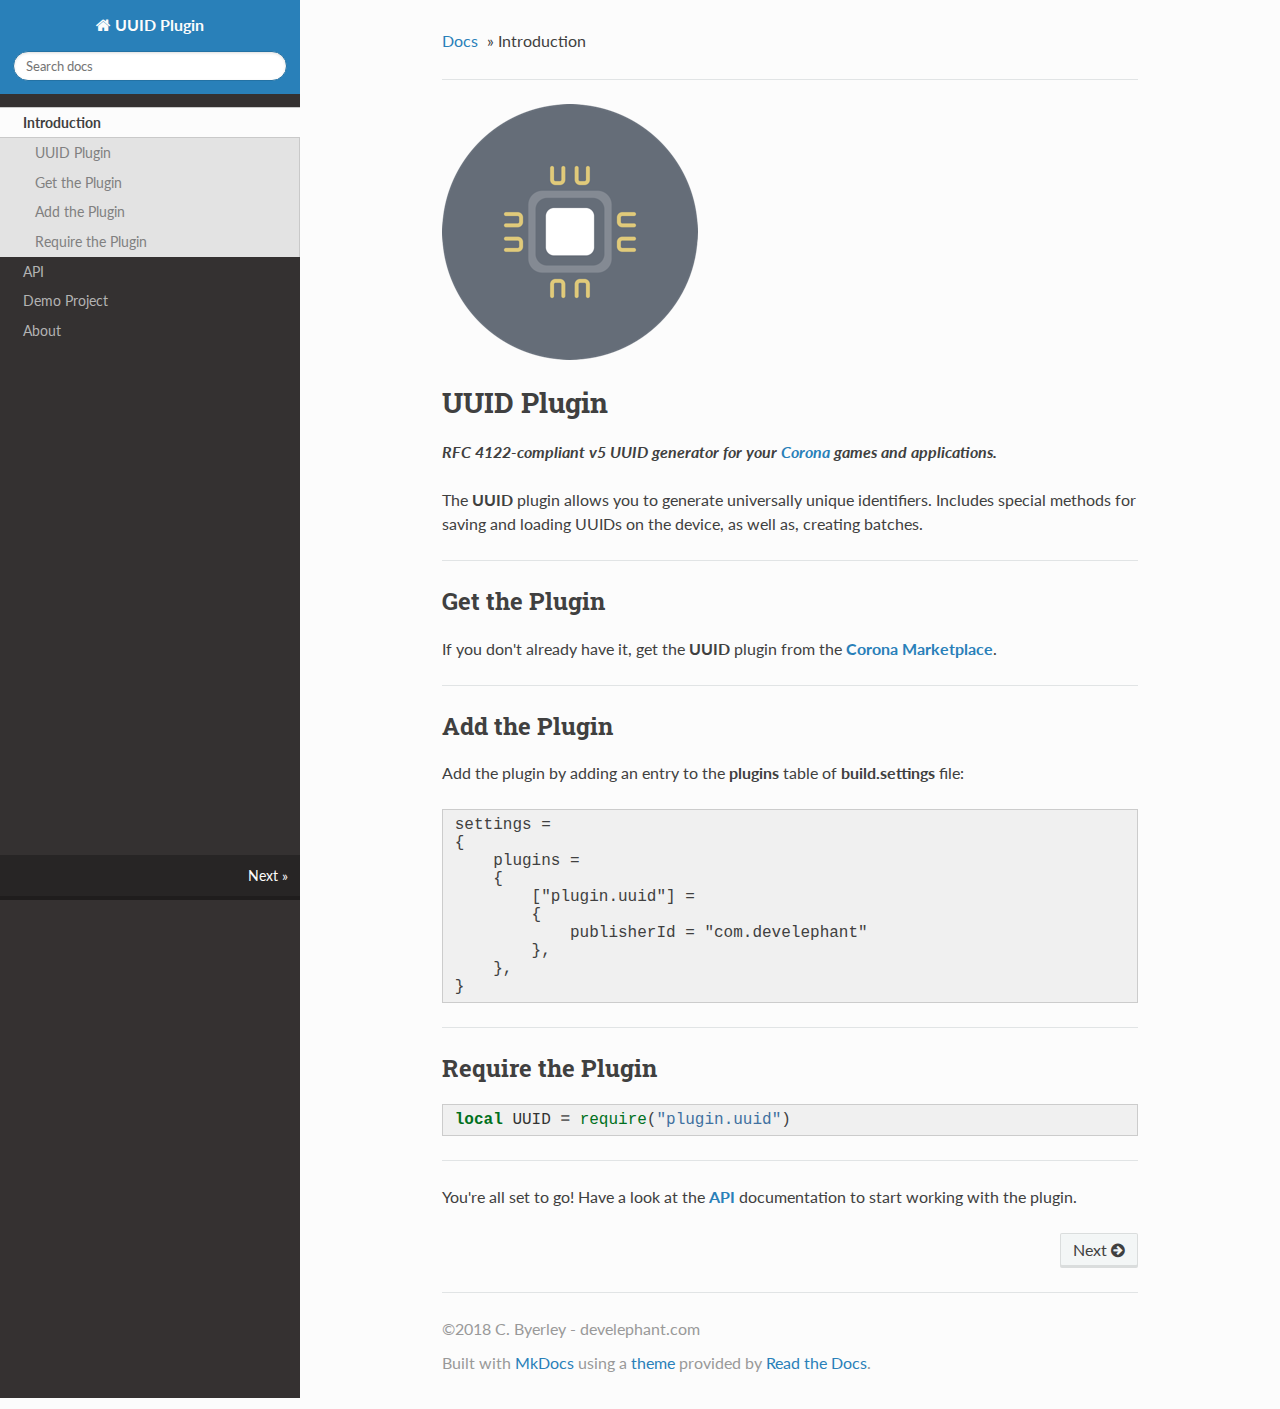
<file: docs/index.html>
<!DOCTYPE html>
<!--[if IE 8]><html class="no-js lt-ie9" lang="en" > <![endif]-->
<!--[if gt IE 8]><!--> <html class="no-js" lang="en" > <!--<![endif]-->
<head>
  <meta charset="utf-8">
  <meta http-equiv="X-UA-Compatible" content="IE=edge">
  <meta name="viewport" content="width=device-width, initial-scale=1.0">
  <meta name="description" content="None">
  
  <!-- <link rel="shortcut icon" href="./img/favicon.ico"> -->
  <title>Introduction - UUID Plugin</title>
  <link href='https://fonts.googleapis.com/css?family=Lato:400,700|Roboto+Slab:400,700|Inconsolata:400,700' rel='stylesheet' type='text/css'>

  <link rel="stylesheet" href="./css/theme.css" type="text/css" />
  <link rel="stylesheet" href="./css/theme_extra.css" type="text/css" />
  <link rel="stylesheet" href="./css/highlight.css">
  <link href="./css/extra.css" rel="stylesheet">
  <link href="./css/friendly.css" rel="stylesheet">
  
  <script>
    // Current page data
    var mkdocs_page_name = "Introduction";
    var mkdocs_page_input_path = "index.md";
    var mkdocs_page_url = "/";
  </script>
  
  <script src="./js/jquery-2.1.1.min.js"></script>
  <script src="./js/modernizr-2.8.3.min.js"></script>
  <script type="text/javascript" src="./js/highlight.pack.js"></script> 
  
</head>

<body class="wy-body-for-nav" role="document">

  <div class="wy-grid-for-nav">

    
    <nav data-toggle="wy-nav-shift" class="wy-nav-side stickynav">
      <div class="wy-side-nav-search">
        <a href="." class="icon icon-home"> UUID Plugin</a>
        <div role="search">
  <form id ="rtd-search-form" class="wy-form" action="./search.html" method="get">
    <input type="text" name="q" placeholder="Search docs" />
  </form>
</div>
      </div>

      <div class="wy-menu wy-menu-vertical" data-spy="affix" role="navigation" aria-label="main navigation">
	<ul class="current">
	  
          
            <li class="toctree-l1 current">
		
    <a class="current" href=".">Introduction</a>
    <ul class="subnav">
            
    <li class="toctree-l2"><a href="#uuid-plugin">UUID Plugin</a></li>
    
        <ul>
        
            <li><a class="toctree-l3" href="#get-the-plugin">Get the Plugin</a></li>
        
            <li><a class="toctree-l3" href="#add-the-plugin">Add the Plugin</a></li>
        
            <li><a class="toctree-l3" href="#require-the-plugin">Require the Plugin</a></li>
        
        </ul>
    

    </ul>
	    </li>
          
            <li class="toctree-l1">
		
    <a class="" href="api/">API</a>
	    </li>
          
            <li class="toctree-l1">
		
    <a class="" href="demo/">Demo Project</a>
	    </li>
          
            <li class="toctree-l1">
		
    <a class="" href="about/">About</a>
	    </li>
          
        </ul>
      </div>
      &nbsp;
    </nav>

    <section data-toggle="wy-nav-shift" class="wy-nav-content-wrap">

      
      <nav class="wy-nav-top" role="navigation" aria-label="top navigation">
        <i data-toggle="wy-nav-top" class="fa fa-bars"></i>
        <a href=".">UUID Plugin</a>
      </nav>

      
      <div class="wy-nav-content">
        <div class="rst-content">
          <div role="navigation" aria-label="breadcrumbs navigation">
  <ul class="wy-breadcrumbs">
    <li><a href=".">Docs</a> &raquo;</li>
    
      
    
    <li>Introduction</li>
    <li class="wy-breadcrumbs-aside">
      
    </li>
  </ul>
  <hr/>
</div>
          <div role="main">
            <div class="section">
              
                <p><img alt="logo" src="./img/logo256.png" /></p>
<h1 id="uuid-plugin">UUID Plugin</h1>
<p><strong><em>RFC 4122-compliant v5 UUID generator for your <a href="https://coronalabs.com">Corona</a> games and applications.</em></strong></p>
<p>The <strong>UUID</strong> plugin allows you to generate universally unique identifiers. Includes special methods for saving and loading UUIDs on the device, as well as, creating batches.</p>
<hr />
<h2 id="get-the-plugin">Get the Plugin</h2>
<p>If you don't already have it, get the <strong>UUID</strong> plugin from the <strong><a href="https://marketplace.coronalabs.com/plugin/uuid">Corona Marketplace</a></strong>.</p>
<hr />
<h2 id="add-the-plugin">Add the Plugin</h2>
<p>Add the plugin by adding an entry to the <strong>plugins</strong> table of <strong>build.settings</strong> file:</p>
<div class="codehilite"><pre><span></span>settings =
{
    plugins =
    {
        [&quot;plugin.uuid&quot;] =
        {
            publisherId = &quot;com.develephant&quot;
        },
    },
}
</pre></div>


<hr />
<h2 id="require-the-plugin">Require the Plugin</h2>
<div class="codehilite"><pre><span></span><span class="kd">local</span> <span class="n">UUID</span> <span class="o">=</span> <span class="nb">require</span><span class="p">(</span><span class="s2">&quot;plugin.uuid&quot;</span><span class="p">)</span>
</pre></div>


<hr />
<p>You're all set to go! Have a look at the <strong><a href="./api">API</a></strong> documentation to start working with the plugin.</p>
              
            </div>
          </div>
          <footer>
  
    <div class="rst-footer-buttons" role="navigation" aria-label="footer navigation">
      
        <a href="api/" class="btn btn-neutral float-right" title="API">Next <span class="icon icon-circle-arrow-right"></span></a>
      
      
    </div>
  

  <hr/>

  <div role="contentinfo">
    <!-- Copyright etc -->
    
      <p>&copy;2018 C. Byerley - develephant.com</p>
    
  </div>

  Built with <a href="http://www.mkdocs.org">MkDocs</a> using a <a href="https://github.com/snide/sphinx_rtd_theme">theme</a> provided by <a href="https://readthedocs.org">Read the Docs</a>.
</footer>
      
        </div>
      </div>

    </section>

  </div>

  <div class="rst-versions" role="note" style="cursor: pointer">
    <span class="rst-current-version" data-toggle="rst-current-version">
      
      
      
        <span style="margin-left: 15px"><a href="api/" style="color: #fcfcfc">Next &raquo;</a></span>
      
    </span>
</div>
    <script>var base_url = '.';</script>
    <script src="./js/theme.js"></script>
      <script src="./search/require.js"></script>
      <script src="./search/search.js"></script>

</body>
</html>

<!--
MkDocs version : 0.17.2
Build Date UTC : 2019-12-10 13:59:48
-->
</file>
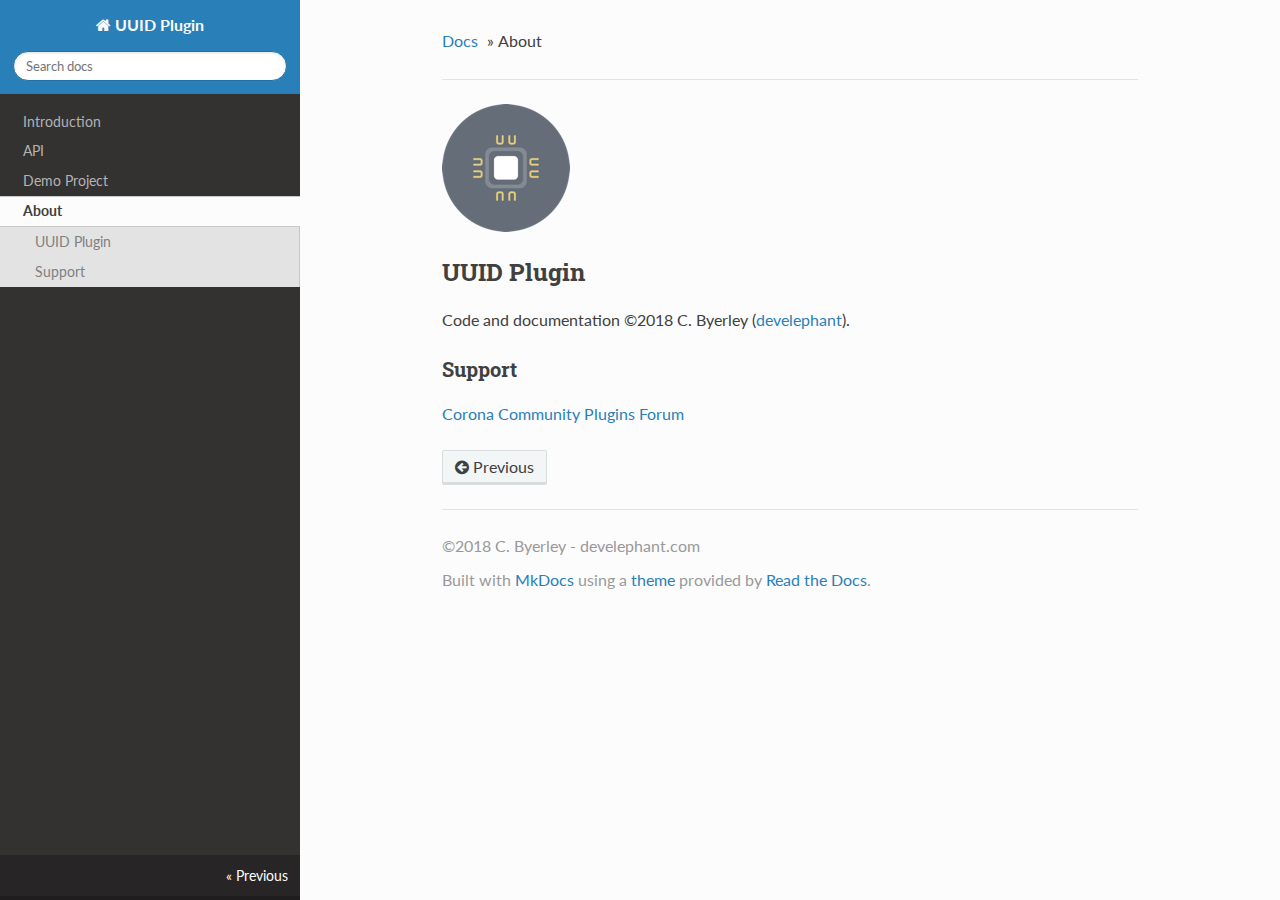
<file: docs/about/index.html>
<!DOCTYPE html>
<!--[if IE 8]><html class="no-js lt-ie9" lang="en" > <![endif]-->
<!--[if gt IE 8]><!--> <html class="no-js" lang="en" > <!--<![endif]-->
<head>
  <meta charset="utf-8">
  <meta http-equiv="X-UA-Compatible" content="IE=edge">
  <meta name="viewport" content="width=device-width, initial-scale=1.0">
  
  
  <link rel="shortcut icon" href="../img/favicon.ico">
  <title>About - UUID Plugin</title>
  <link href='https://fonts.googleapis.com/css?family=Lato:400,700|Roboto+Slab:400,700|Inconsolata:400,700' rel='stylesheet' type='text/css'>

  <link rel="stylesheet" href="../css/theme.css" type="text/css" />
  <link rel="stylesheet" href="../css/theme_extra.css" type="text/css" />
  <link rel="stylesheet" href="../css/highlight.css">
  <link href="../css/extra.css" rel="stylesheet">
  <link href="../css/friendly.css" rel="stylesheet">
  
  <script>
    // Current page data
    var mkdocs_page_name = "About";
    var mkdocs_page_input_path = "about.md";
    var mkdocs_page_url = "/about/";
  </script>
  
  <script src="../js/jquery-2.1.1.min.js"></script>
  <script src="../js/modernizr-2.8.3.min.js"></script>
  <script type="text/javascript" src="../js/highlight.pack.js"></script> 
  
</head>

<body class="wy-body-for-nav" role="document">

  <div class="wy-grid-for-nav">

    
    <nav data-toggle="wy-nav-shift" class="wy-nav-side stickynav">
      <div class="wy-side-nav-search">
        <a href=".." class="icon icon-home"> UUID Plugin</a>
        <div role="search">
  <form id ="rtd-search-form" class="wy-form" action="../search.html" method="get">
    <input type="text" name="q" placeholder="Search docs" />
  </form>
</div>
      </div>

      <div class="wy-menu wy-menu-vertical" data-spy="affix" role="navigation" aria-label="main navigation">
	<ul class="current">
	  
          
            <li class="toctree-l1">
		
    <a class="" href="..">Introduction</a>
	    </li>
          
            <li class="toctree-l1">
		
    <a class="" href="../api/">API</a>
	    </li>
          
            <li class="toctree-l1">
		
    <a class="" href="../demo/">Demo Project</a>
	    </li>
          
            <li class="toctree-l1 current">
		
    <a class="current" href="./">About</a>
    <ul class="subnav">
            
    <li class="toctree-l2"><a href="#uuid-plugin">UUID Plugin</a></li>
    
        <ul>
        
            <li><a class="toctree-l3" href="#support">Support</a></li>
        
        </ul>
    

    </ul>
	    </li>
          
        </ul>
      </div>
      &nbsp;
    </nav>

    <section data-toggle="wy-nav-shift" class="wy-nav-content-wrap">

      
      <nav class="wy-nav-top" role="navigation" aria-label="top navigation">
        <i data-toggle="wy-nav-top" class="fa fa-bars"></i>
        <a href="..">UUID Plugin</a>
      </nav>

      
      <div class="wy-nav-content">
        <div class="rst-content">
          <div role="navigation" aria-label="breadcrumbs navigation">
  <ul class="wy-breadcrumbs">
    <li><a href="..">Docs</a> &raquo;</li>
    
      
    
    <li>About</li>
    <li class="wy-breadcrumbs-aside">
      
    </li>
  </ul>
  <hr/>
</div>
          <div role="main">
            <div class="section">
              
                <p><img alt="logo" src="../img/logo128.png" /></p>
<h2 id="uuid-plugin">UUID Plugin</h2>
<p>Code and documentation ©2018 C. Byerley (<a href="../develephant.com">develephant</a>).</p>
<h3 id="support">Support</h3>
<p><a href="https://forums.coronalabs.com/forum/654-corona-community-plugins/">Corona Community Plugins Forum</a></p>
              
            </div>
          </div>
          <footer>
  
    <div class="rst-footer-buttons" role="navigation" aria-label="footer navigation">
      
      
        <a href="../demo/" class="btn btn-neutral" title="Demo Project"><span class="icon icon-circle-arrow-left"></span> Previous</a>
      
    </div>
  

  <hr/>

  <div role="contentinfo">
    <!-- Copyright etc -->
    
      <p>&copy;2018 C. Byerley - develephant.com</p>
    
  </div>

  Built with <a href="http://www.mkdocs.org">MkDocs</a> using a <a href="https://github.com/snide/sphinx_rtd_theme">theme</a> provided by <a href="https://readthedocs.org">Read the Docs</a>.
</footer>
      
        </div>
      </div>

    </section>

  </div>

  <div class="rst-versions" role="note" style="cursor: pointer">
    <span class="rst-current-version" data-toggle="rst-current-version">
      
      
        <span><a href="../demo/" style="color: #fcfcfc;">&laquo; Previous</a></span>
      
      
    </span>
</div>
    <script>var base_url = '..';</script>
    <script src="../js/theme.js"></script>
      <script src="../search/require.js"></script>
      <script src="../search/search.js"></script>

</body>
</html>
</file>
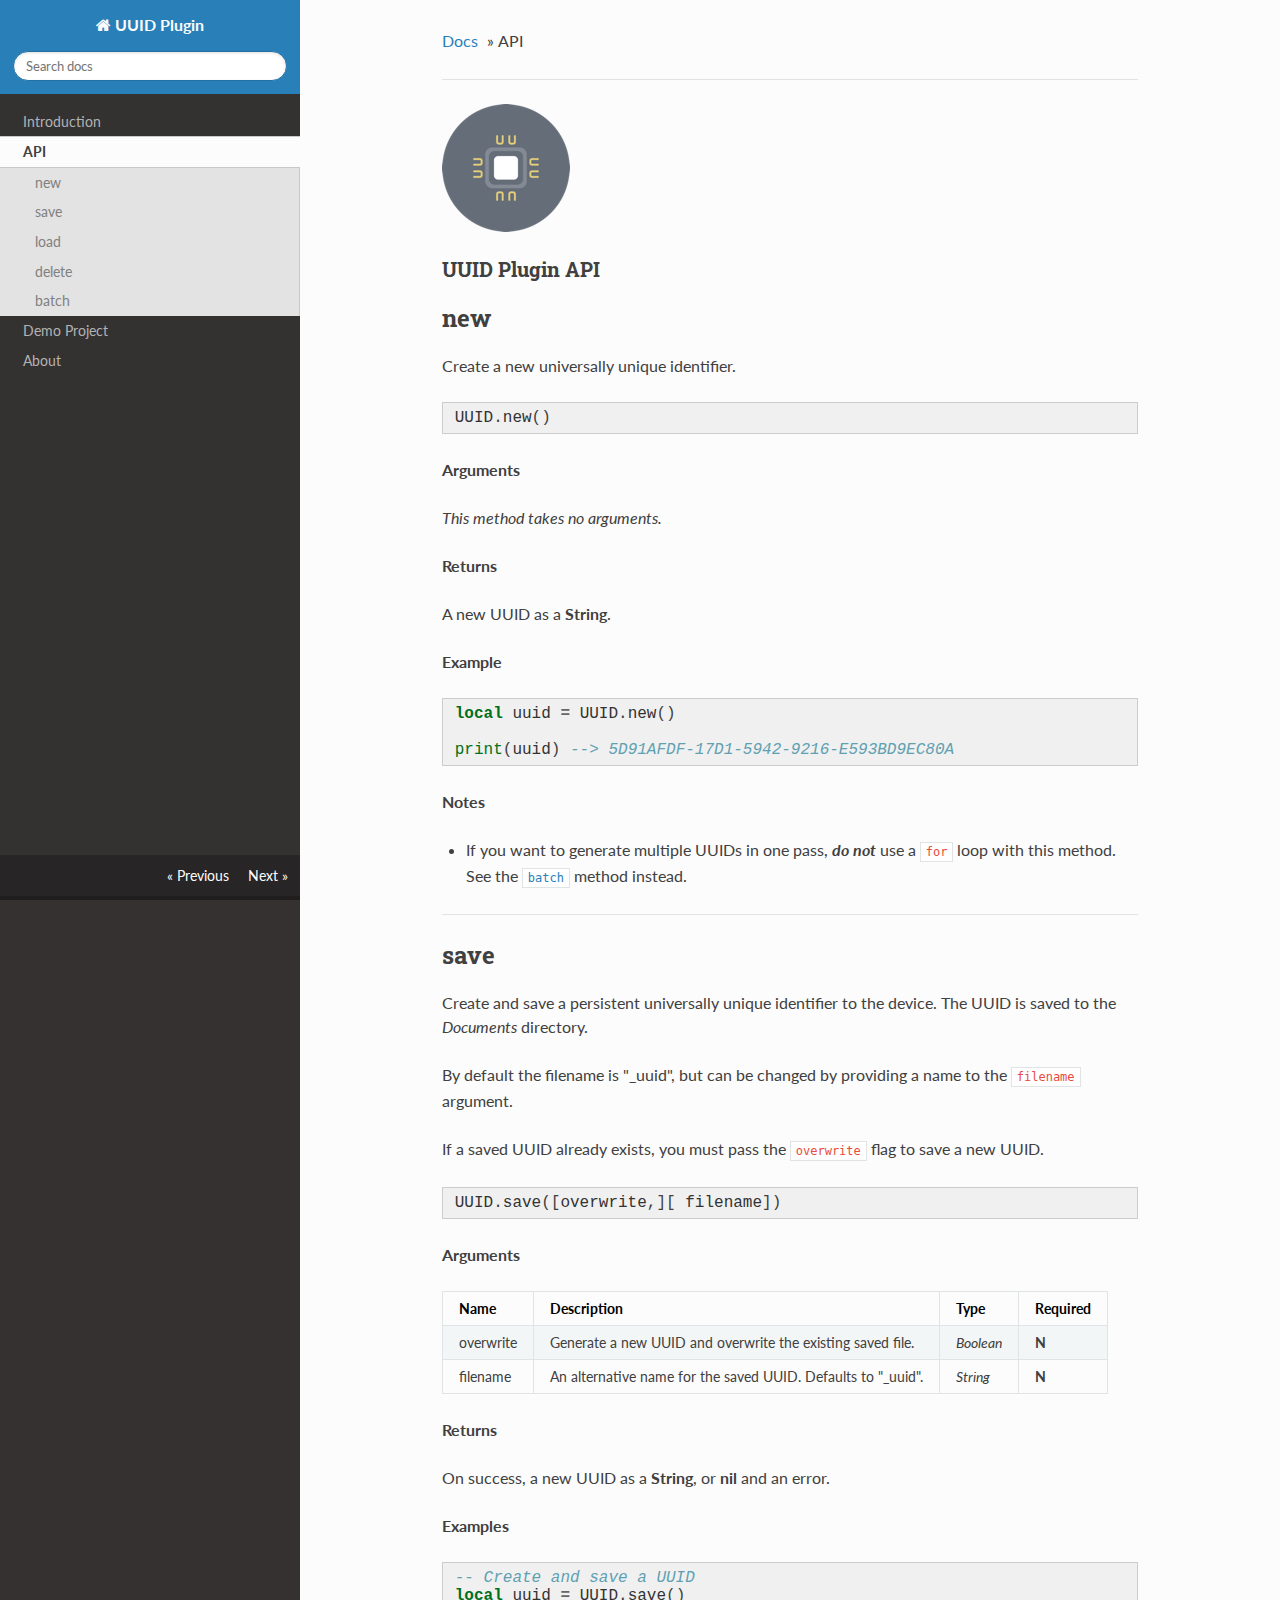
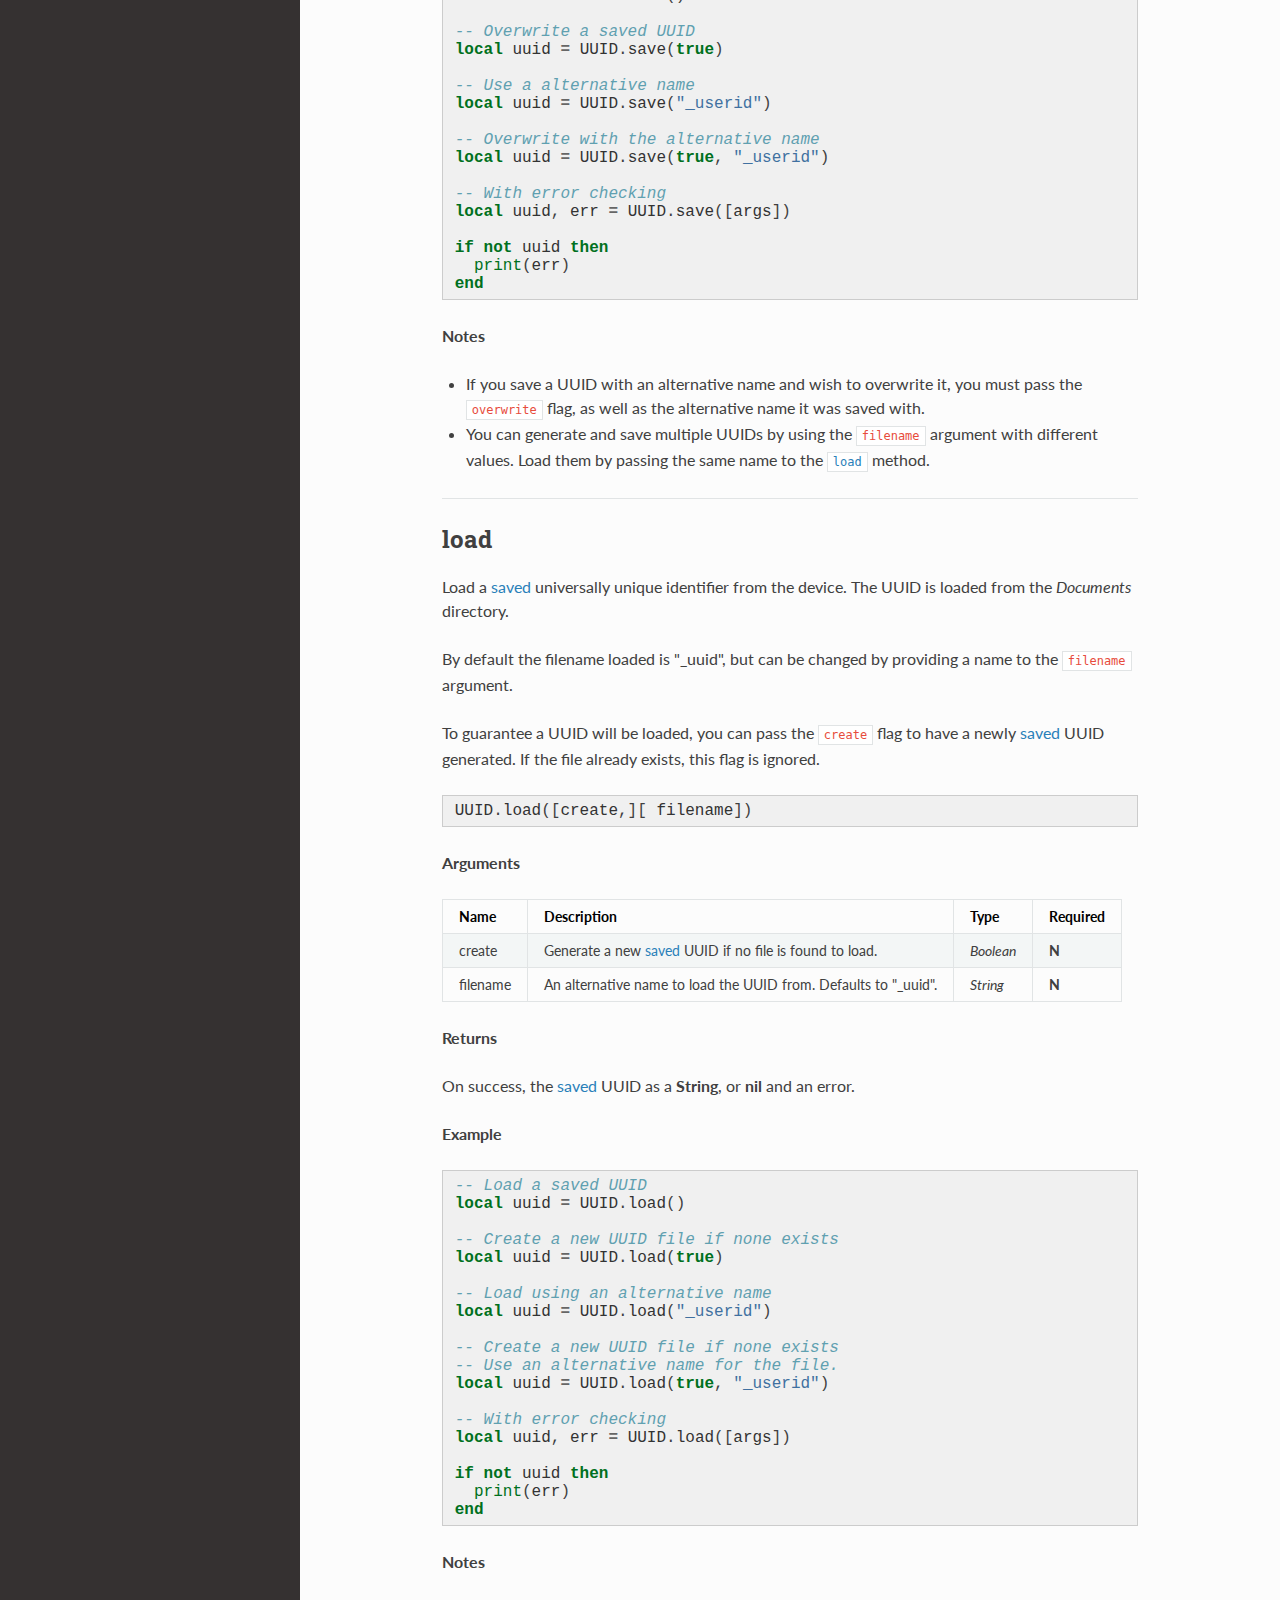
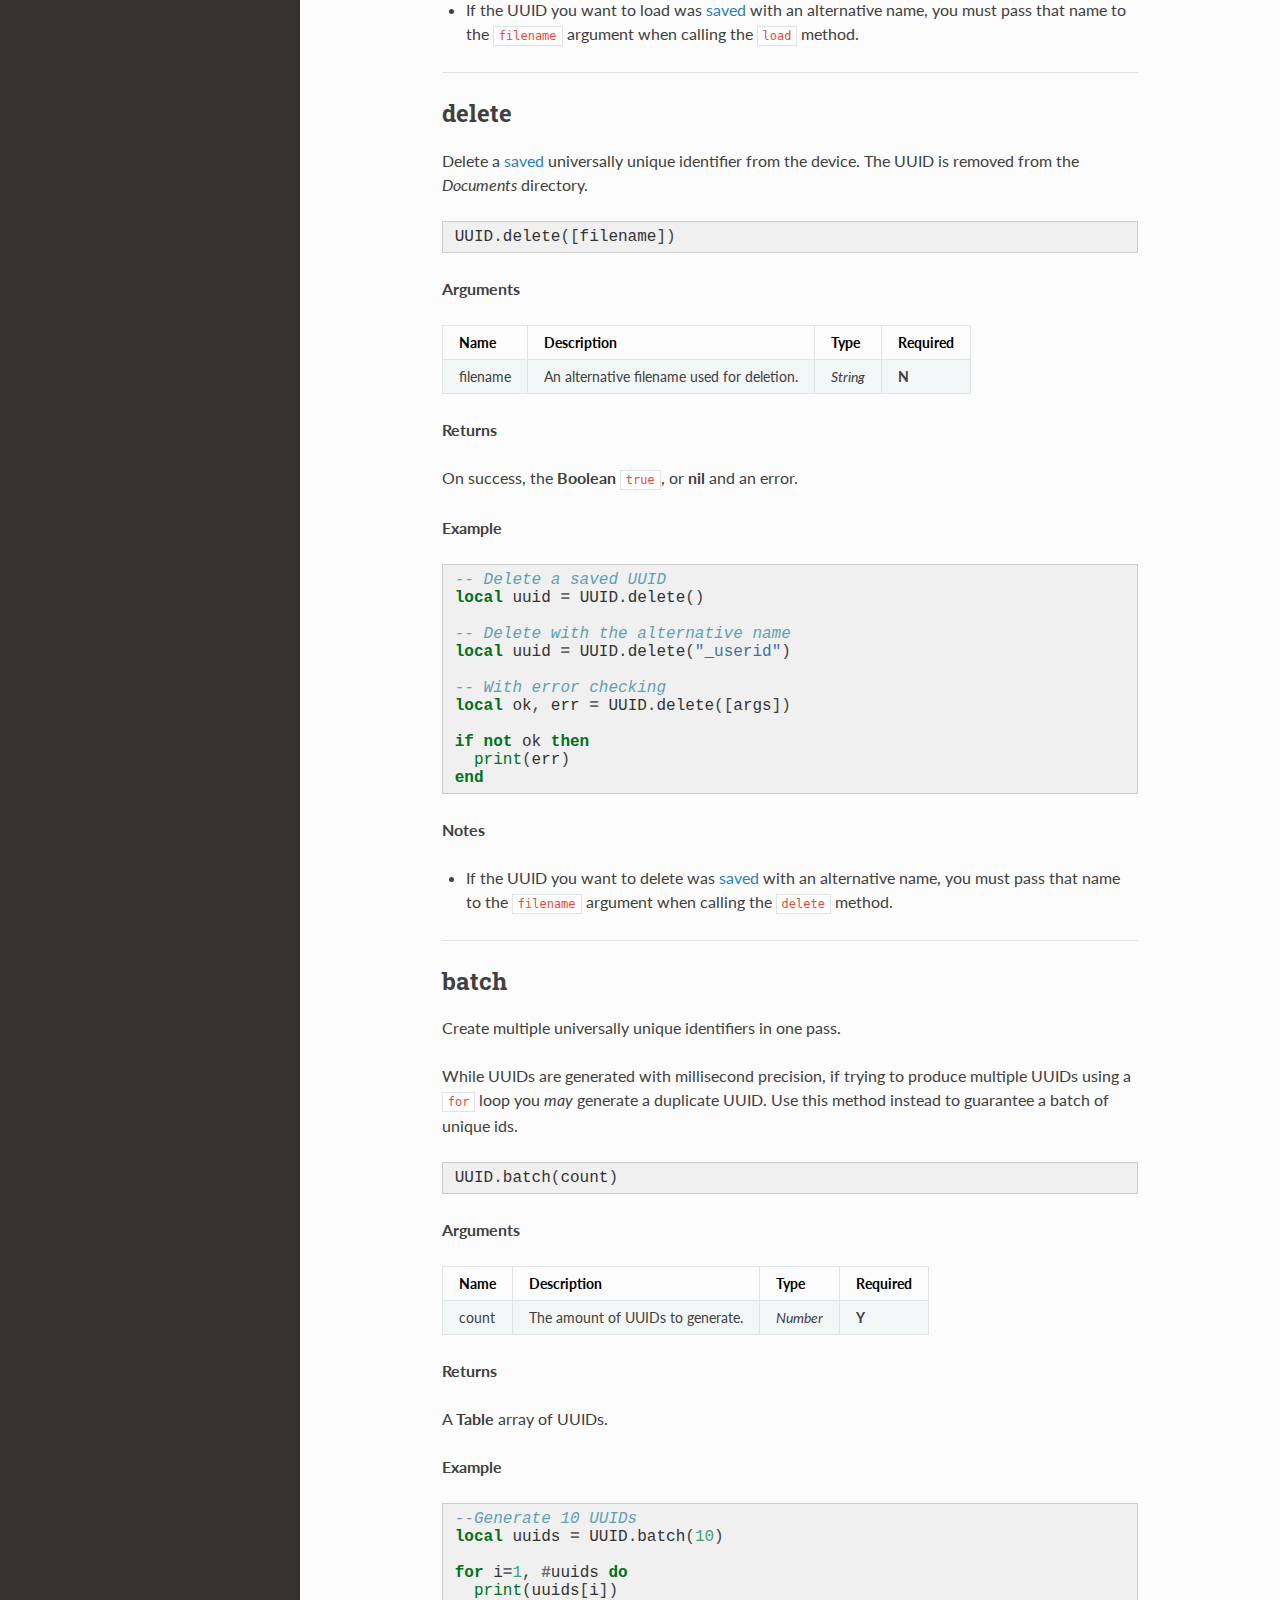
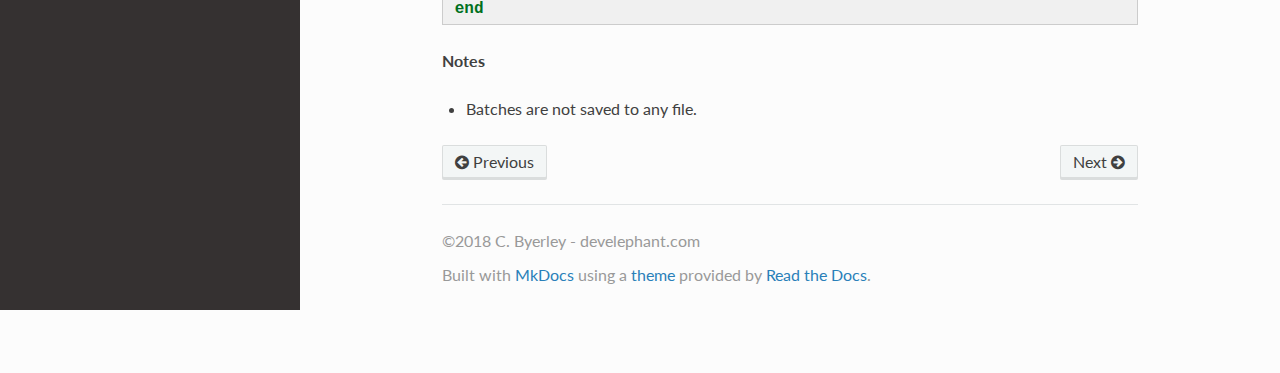
<file: docs/api/index.html>
<!DOCTYPE html>
<!--[if IE 8]><html class="no-js lt-ie9" lang="en" > <![endif]-->
<!--[if gt IE 8]><!--> <html class="no-js" lang="en" > <!--<![endif]-->
<head>
  <meta charset="utf-8">
  <meta http-equiv="X-UA-Compatible" content="IE=edge">
  <meta name="viewport" content="width=device-width, initial-scale=1.0">
  
  
  <link rel="shortcut icon" href="../img/favicon.ico">
  <title>API - UUID Plugin</title>
  <link href='https://fonts.googleapis.com/css?family=Lato:400,700|Roboto+Slab:400,700|Inconsolata:400,700' rel='stylesheet' type='text/css'>

  <link rel="stylesheet" href="../css/theme.css" type="text/css" />
  <link rel="stylesheet" href="../css/theme_extra.css" type="text/css" />
  <link rel="stylesheet" href="../css/highlight.css">
  <link href="../css/extra.css" rel="stylesheet">
  <link href="../css/friendly.css" rel="stylesheet">
  
  <script>
    // Current page data
    var mkdocs_page_name = "API";
    var mkdocs_page_input_path = "api.md";
    var mkdocs_page_url = "/api/";
  </script>
  
  <script src="../js/jquery-2.1.1.min.js"></script>
  <script src="../js/modernizr-2.8.3.min.js"></script>
  <script type="text/javascript" src="../js/highlight.pack.js"></script> 
  
</head>

<body class="wy-body-for-nav" role="document">

  <div class="wy-grid-for-nav">

    
    <nav data-toggle="wy-nav-shift" class="wy-nav-side stickynav">
      <div class="wy-side-nav-search">
        <a href=".." class="icon icon-home"> UUID Plugin</a>
        <div role="search">
  <form id ="rtd-search-form" class="wy-form" action="../search.html" method="get">
    <input type="text" name="q" placeholder="Search docs" />
  </form>
</div>
      </div>

      <div class="wy-menu wy-menu-vertical" data-spy="affix" role="navigation" aria-label="main navigation">
	<ul class="current">
	  
          
            <li class="toctree-l1">
		
    <a class="" href="..">Introduction</a>
	    </li>
          
            <li class="toctree-l1 current">
		
    <a class="current" href="./">API</a>
    <ul class="subnav">
            
    <li class="toctree-l2"><a href="#new">new</a></li>
    

    <li class="toctree-l2"><a href="#save">save</a></li>
    

    <li class="toctree-l2"><a href="#load">load</a></li>
    

    <li class="toctree-l2"><a href="#delete">delete</a></li>
    

    <li class="toctree-l2"><a href="#batch">batch</a></li>
    

    </ul>
	    </li>
          
            <li class="toctree-l1">
		
    <a class="" href="../demo/">Demo Project</a>
	    </li>
          
            <li class="toctree-l1">
		
    <a class="" href="../about/">About</a>
	    </li>
          
        </ul>
      </div>
      &nbsp;
    </nav>

    <section data-toggle="wy-nav-shift" class="wy-nav-content-wrap">

      
      <nav class="wy-nav-top" role="navigation" aria-label="top navigation">
        <i data-toggle="wy-nav-top" class="fa fa-bars"></i>
        <a href="..">UUID Plugin</a>
      </nav>

      
      <div class="wy-nav-content">
        <div class="rst-content">
          <div role="navigation" aria-label="breadcrumbs navigation">
  <ul class="wy-breadcrumbs">
    <li><a href="..">Docs</a> &raquo;</li>
    
      
    
    <li>API</li>
    <li class="wy-breadcrumbs-aside">
      
    </li>
  </ul>
  <hr/>
</div>
          <div role="main">
            <div class="section">
              
                <p><img alt="logo" src="../img/logo128.png" /></p>
<h3>UUID Plugin API</h3>

<h2 id="new">new</h2>
<p>Create a new universally unique identifier.</p>
<div class="codehilite"><pre><span></span><span class="n">UUID</span><span class="p">.</span><span class="n">new</span><span class="p">()</span>
</pre></div>


<p><strong>Arguments</strong></p>
<p><em>This method takes no arguments.</em></p>
<p><strong>Returns</strong></p>
<p>A new UUID as a <strong>String</strong>.</p>
<p><strong>Example</strong></p>
<div class="codehilite"><pre><span></span><span class="kd">local</span> <span class="n">uuid</span> <span class="o">=</span> <span class="n">UUID</span><span class="p">.</span><span class="n">new</span><span class="p">()</span>

<span class="nb">print</span><span class="p">(</span><span class="n">uuid</span><span class="p">)</span> <span class="c1">--&gt; 5D91AFDF-17D1-5942-9216-E593BD9EC80A</span>
</pre></div>


<p><strong>Notes</strong></p>
<ul>
<li>If you want to generate multiple UUIDs in one pass, <strong><em>do not</em></strong> use a <code>for</code> loop with this method. See the <a href="#batch"><code>batch</code></a> method instead.</li>
</ul>
<hr />
<h2 id="save">save</h2>
<p>Create and save a persistent universally unique identifier to the device. The UUID is saved to the <em>Documents</em> directory.</p>
<p>By default the filename is "_uuid", but can be changed by providing a name to the <code>filename</code> argument.</p>
<p>If a saved UUID already exists, you must pass the <code>overwrite</code> flag to save a new UUID.</p>
<div class="codehilite"><pre><span></span><span class="n">UUID</span><span class="p">.</span><span class="n">save</span><span class="p">([</span><span class="n">overwrite</span><span class="p">,][</span> <span class="n">filename</span><span class="p">])</span>
</pre></div>


<p><strong>Arguments</strong></p>
<table>
<thead>
<tr>
<th>Name</th>
<th>Description</th>
<th>Type</th>
<th>Required</th>
</tr>
</thead>
<tbody>
<tr>
<td>overwrite</td>
<td>Generate a new UUID and overwrite the existing saved file.</td>
<td><em>Boolean</em></td>
<td><strong>N</strong></td>
</tr>
<tr>
<td>filename</td>
<td>An alternative name for the saved UUID. Defaults to "_uuid".</td>
<td><em>String</em></td>
<td><strong>N</strong></td>
</tr>
</tbody>
</table>
<p><strong>Returns</strong></p>
<p>On success, a new UUID as a <strong>String</strong>, or <strong>nil</strong> and an error.</p>
<p><strong>Examples</strong></p>
<div class="codehilite"><pre><span></span><span class="c1">-- Create and save a UUID</span>
<span class="kd">local</span> <span class="n">uuid</span> <span class="o">=</span> <span class="n">UUID</span><span class="p">.</span><span class="n">save</span><span class="p">()</span>

<span class="c1">-- Overwrite a saved UUID</span>
<span class="kd">local</span> <span class="n">uuid</span> <span class="o">=</span> <span class="n">UUID</span><span class="p">.</span><span class="n">save</span><span class="p">(</span><span class="kc">true</span><span class="p">)</span>

<span class="c1">-- Use a alternative name</span>
<span class="kd">local</span> <span class="n">uuid</span> <span class="o">=</span> <span class="n">UUID</span><span class="p">.</span><span class="n">save</span><span class="p">(</span><span class="s2">&quot;_userid&quot;</span><span class="p">)</span>

<span class="c1">-- Overwrite with the alternative name</span>
<span class="kd">local</span> <span class="n">uuid</span> <span class="o">=</span> <span class="n">UUID</span><span class="p">.</span><span class="n">save</span><span class="p">(</span><span class="kc">true</span><span class="p">,</span> <span class="s2">&quot;_userid&quot;</span><span class="p">)</span>

<span class="c1">-- With error checking</span>
<span class="kd">local</span> <span class="n">uuid</span><span class="p">,</span> <span class="n">err</span> <span class="o">=</span> <span class="n">UUID</span><span class="p">.</span><span class="n">save</span><span class="p">([</span><span class="n">args</span><span class="p">])</span>

<span class="kr">if</span> <span class="ow">not</span> <span class="n">uuid</span> <span class="kr">then</span>
  <span class="nb">print</span><span class="p">(</span><span class="n">err</span><span class="p">)</span>
<span class="kr">end</span>
</pre></div>


<p><strong>Notes</strong></p>
<ul>
<li>
<p>If you save a UUID with an alternative name and wish to overwrite it, you must pass the <code>overwrite</code> flag, as well as the alternative name it was saved with.</p>
</li>
<li>
<p>You can generate and save multiple UUIDs by using the <code>filename</code> argument with different values. Load them by passing the same name to the <a href="#load"><code>load</code></a> method.</p>
</li>
</ul>
<hr />
<h2 id="load">load</h2>
<p>Load a <a href="#save">saved</a> universally unique identifier from the device. The UUID is loaded from the <em>Documents</em> directory.</p>
<p>By default the filename loaded is "_uuid", but can be changed by providing a name to the <code>filename</code> argument.</p>
<p>To guarantee a UUID will be loaded, you can pass the <code>create</code> flag to have a newly <a href="#save">saved</a> UUID generated. If the file already exists, this flag is ignored.</p>
<div class="codehilite"><pre><span></span><span class="n">UUID</span><span class="p">.</span><span class="n">load</span><span class="p">([</span><span class="n">create</span><span class="p">,][</span> <span class="n">filename</span><span class="p">])</span>
</pre></div>


<p><strong>Arguments</strong></p>
<table>
<thead>
<tr>
<th>Name</th>
<th>Description</th>
<th>Type</th>
<th>Required</th>
</tr>
</thead>
<tbody>
<tr>
<td>create</td>
<td>Generate a new <a href="#save">saved</a> UUID if no file is found to load.</td>
<td><em>Boolean</em></td>
<td><strong>N</strong></td>
</tr>
<tr>
<td>filename</td>
<td>An alternative name to load the UUID from. Defaults to "_uuid".</td>
<td><em>String</em></td>
<td><strong>N</strong></td>
</tr>
</tbody>
</table>
<p><strong>Returns</strong></p>
<p>On success, the <a href="#save">saved</a> UUID as a <strong>String</strong>, or <strong>nil</strong> and an error.</p>
<p><strong>Example</strong></p>
<div class="codehilite"><pre><span></span><span class="c1">-- Load a saved UUID</span>
<span class="kd">local</span> <span class="n">uuid</span> <span class="o">=</span> <span class="n">UUID</span><span class="p">.</span><span class="n">load</span><span class="p">()</span>

<span class="c1">-- Create a new UUID file if none exists</span>
<span class="kd">local</span> <span class="n">uuid</span> <span class="o">=</span> <span class="n">UUID</span><span class="p">.</span><span class="n">load</span><span class="p">(</span><span class="kc">true</span><span class="p">)</span>

<span class="c1">-- Load using an alternative name</span>
<span class="kd">local</span> <span class="n">uuid</span> <span class="o">=</span> <span class="n">UUID</span><span class="p">.</span><span class="n">load</span><span class="p">(</span><span class="s2">&quot;_userid&quot;</span><span class="p">)</span>

<span class="c1">-- Create a new UUID file if none exists</span>
<span class="c1">-- Use an alternative name for the file.</span>
<span class="kd">local</span> <span class="n">uuid</span> <span class="o">=</span> <span class="n">UUID</span><span class="p">.</span><span class="n">load</span><span class="p">(</span><span class="kc">true</span><span class="p">,</span> <span class="s2">&quot;_userid&quot;</span><span class="p">)</span>

<span class="c1">-- With error checking</span>
<span class="kd">local</span> <span class="n">uuid</span><span class="p">,</span> <span class="n">err</span> <span class="o">=</span> <span class="n">UUID</span><span class="p">.</span><span class="n">load</span><span class="p">([</span><span class="n">args</span><span class="p">])</span>

<span class="kr">if</span> <span class="ow">not</span> <span class="n">uuid</span> <span class="kr">then</span>
  <span class="nb">print</span><span class="p">(</span><span class="n">err</span><span class="p">)</span>
<span class="kr">end</span>
</pre></div>


<p><strong>Notes</strong></p>
<ul>
<li>If the UUID you want to load was <a href="#save">saved</a> with an alternative name, you must pass that name to the <code>filename</code> argument when calling the <code>load</code> method.</li>
</ul>
<hr />
<h2 id="delete">delete</h2>
<p>Delete a <a href="#save">saved</a> universally unique identifier from the device. The UUID is removed from the <em>Documents</em> directory.</p>
<div class="codehilite"><pre><span></span><span class="n">UUID</span><span class="p">.</span><span class="n">delete</span><span class="p">([</span><span class="n">filename</span><span class="p">])</span>
</pre></div>


<p><strong>Arguments</strong></p>
<table>
<thead>
<tr>
<th>Name</th>
<th>Description</th>
<th>Type</th>
<th>Required</th>
</tr>
</thead>
<tbody>
<tr>
<td>filename</td>
<td>An alternative filename used for deletion.</td>
<td><em>String</em></td>
<td><strong>N</strong></td>
</tr>
</tbody>
</table>
<p><strong>Returns</strong></p>
<p>On success, the <strong>Boolean</strong> <code>true</code>, or <strong>nil</strong> and an error.</p>
<p><strong>Example</strong></p>
<div class="codehilite"><pre><span></span><span class="c1">-- Delete a saved UUID</span>
<span class="kd">local</span> <span class="n">uuid</span> <span class="o">=</span> <span class="n">UUID</span><span class="p">.</span><span class="n">delete</span><span class="p">()</span>

<span class="c1">-- Delete with the alternative name</span>
<span class="kd">local</span> <span class="n">uuid</span> <span class="o">=</span> <span class="n">UUID</span><span class="p">.</span><span class="n">delete</span><span class="p">(</span><span class="s2">&quot;_userid&quot;</span><span class="p">)</span>

<span class="c1">-- With error checking</span>
<span class="kd">local</span> <span class="n">ok</span><span class="p">,</span> <span class="n">err</span> <span class="o">=</span> <span class="n">UUID</span><span class="p">.</span><span class="n">delete</span><span class="p">([</span><span class="n">args</span><span class="p">])</span>

<span class="kr">if</span> <span class="ow">not</span> <span class="n">ok</span> <span class="kr">then</span>
  <span class="nb">print</span><span class="p">(</span><span class="n">err</span><span class="p">)</span>
<span class="kr">end</span>
</pre></div>


<p><strong>Notes</strong></p>
<ul>
<li>If the UUID you want to delete was <a href="#save">saved</a> with an alternative name, you must pass that name to the <code>filename</code> argument when calling the <code>delete</code> method.</li>
</ul>
<hr />
<h2 id="batch">batch</h2>
<p>Create multiple universally unique identifiers in one pass.</p>
<p>While UUIDs are generated with millisecond precision, if trying to produce multiple UUIDs using a <code>for</code> loop you <em>may</em> generate a duplicate UUID. Use this method instead to guarantee a batch of unique ids.</p>
<div class="codehilite"><pre><span></span><span class="n">UUID</span><span class="p">.</span><span class="n">batch</span><span class="p">(</span><span class="n">count</span><span class="p">)</span>
</pre></div>


<p><strong>Arguments</strong></p>
<table>
<thead>
<tr>
<th>Name</th>
<th>Description</th>
<th>Type</th>
<th>Required</th>
</tr>
</thead>
<tbody>
<tr>
<td>count</td>
<td>The amount of UUIDs to generate.</td>
<td><em>Number</em></td>
<td><strong>Y</strong></td>
</tr>
</tbody>
</table>
<p><strong>Returns</strong></p>
<p>A <strong>Table</strong> array of UUIDs.</p>
<p><strong>Example</strong></p>
<div class="codehilite"><pre><span></span><span class="c1">--Generate 10 UUIDs</span>
<span class="kd">local</span> <span class="n">uuids</span> <span class="o">=</span> <span class="n">UUID</span><span class="p">.</span><span class="n">batch</span><span class="p">(</span><span class="mi">10</span><span class="p">)</span>

<span class="kr">for</span> <span class="n">i</span><span class="o">=</span><span class="mi">1</span><span class="p">,</span> <span class="o">#</span><span class="n">uuids</span> <span class="kr">do</span>
  <span class="nb">print</span><span class="p">(</span><span class="n">uuids</span><span class="p">[</span><span class="n">i</span><span class="p">])</span>
<span class="kr">end</span>
</pre></div>


<p><strong>Notes</strong></p>
<ul>
<li>Batches are not saved to any file.</li>
</ul>
              
            </div>
          </div>
          <footer>
  
    <div class="rst-footer-buttons" role="navigation" aria-label="footer navigation">
      
        <a href="../demo/" class="btn btn-neutral float-right" title="Demo Project">Next <span class="icon icon-circle-arrow-right"></span></a>
      
      
        <a href=".." class="btn btn-neutral" title="Introduction"><span class="icon icon-circle-arrow-left"></span> Previous</a>
      
    </div>
  

  <hr/>

  <div role="contentinfo">
    <!-- Copyright etc -->
    
      <p>&copy;2018 C. Byerley - develephant.com</p>
    
  </div>

  Built with <a href="http://www.mkdocs.org">MkDocs</a> using a <a href="https://github.com/snide/sphinx_rtd_theme">theme</a> provided by <a href="https://readthedocs.org">Read the Docs</a>.
</footer>
      
        </div>
      </div>

    </section>

  </div>

  <div class="rst-versions" role="note" style="cursor: pointer">
    <span class="rst-current-version" data-toggle="rst-current-version">
      
      
        <span><a href=".." style="color: #fcfcfc;">&laquo; Previous</a></span>
      
      
        <span style="margin-left: 15px"><a href="../demo/" style="color: #fcfcfc">Next &raquo;</a></span>
      
    </span>
</div>
    <script>var base_url = '..';</script>
    <script src="../js/theme.js"></script>
      <script src="../search/require.js"></script>
      <script src="../search/search.js"></script>

</body>
</html>
</file>
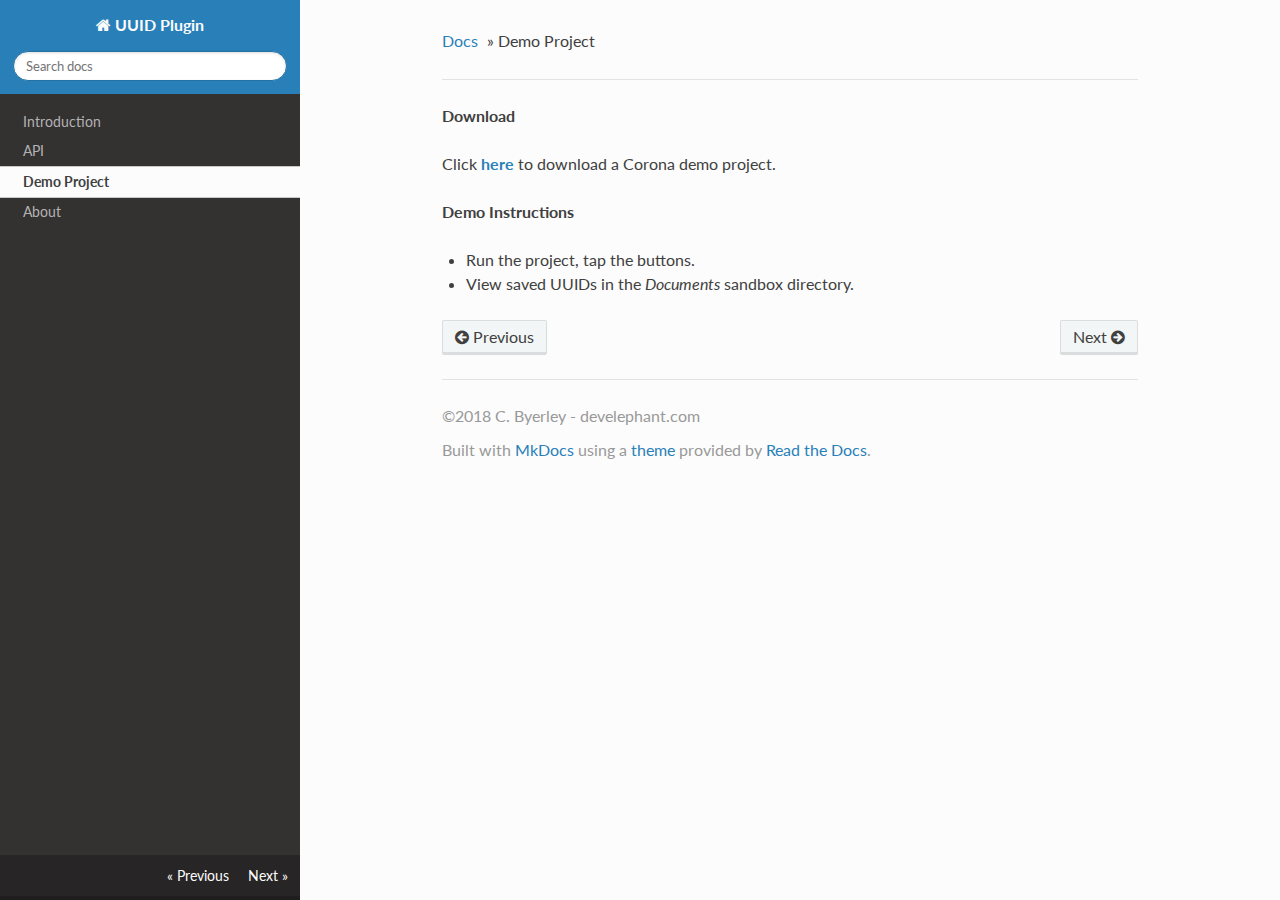
<file: docs/demo/index.html>
<!DOCTYPE html>
<!--[if IE 8]><html class="no-js lt-ie9" lang="en" > <![endif]-->
<!--[if gt IE 8]><!--> <html class="no-js" lang="en" > <!--<![endif]-->
<head>
  <meta charset="utf-8">
  <meta http-equiv="X-UA-Compatible" content="IE=edge">
  <meta name="viewport" content="width=device-width, initial-scale=1.0">
  
  
  <link rel="shortcut icon" href="../img/favicon.ico">
  <title>Demo Project - UUID Plugin</title>
  <link href='https://fonts.googleapis.com/css?family=Lato:400,700|Roboto+Slab:400,700|Inconsolata:400,700' rel='stylesheet' type='text/css'>

  <link rel="stylesheet" href="../css/theme.css" type="text/css" />
  <link rel="stylesheet" href="../css/theme_extra.css" type="text/css" />
  <link rel="stylesheet" href="../css/highlight.css">
  <link href="../css/extra.css" rel="stylesheet">
  <link href="../css/friendly.css" rel="stylesheet">
  
  <script>
    // Current page data
    var mkdocs_page_name = "Demo Project";
    var mkdocs_page_input_path = "demo.md";
    var mkdocs_page_url = "/demo/";
  </script>
  
  <script src="../js/jquery-2.1.1.min.js"></script>
  <script src="../js/modernizr-2.8.3.min.js"></script>
  <script type="text/javascript" src="../js/highlight.pack.js"></script> 
  
</head>

<body class="wy-body-for-nav" role="document">

  <div class="wy-grid-for-nav">

    
    <nav data-toggle="wy-nav-shift" class="wy-nav-side stickynav">
      <div class="wy-side-nav-search">
        <a href=".." class="icon icon-home"> UUID Plugin</a>
        <div role="search">
  <form id ="rtd-search-form" class="wy-form" action="../search.html" method="get">
    <input type="text" name="q" placeholder="Search docs" />
  </form>
</div>
      </div>

      <div class="wy-menu wy-menu-vertical" data-spy="affix" role="navigation" aria-label="main navigation">
	<ul class="current">
	  
          
            <li class="toctree-l1">
		
    <a class="" href="..">Introduction</a>
	    </li>
          
            <li class="toctree-l1">
		
    <a class="" href="../api/">API</a>
	    </li>
          
            <li class="toctree-l1 current">
		
    <a class="current" href="./">Demo Project</a>
    <ul class="subnav">
            
    </ul>
	    </li>
          
            <li class="toctree-l1">
		
    <a class="" href="../about/">About</a>
	    </li>
          
        </ul>
      </div>
      &nbsp;
    </nav>

    <section data-toggle="wy-nav-shift" class="wy-nav-content-wrap">

      
      <nav class="wy-nav-top" role="navigation" aria-label="top navigation">
        <i data-toggle="wy-nav-top" class="fa fa-bars"></i>
        <a href="..">UUID Plugin</a>
      </nav>

      
      <div class="wy-nav-content">
        <div class="rst-content">
          <div role="navigation" aria-label="breadcrumbs navigation">
  <ul class="wy-breadcrumbs">
    <li><a href="..">Docs</a> &raquo;</li>
    
      
    
    <li>Demo Project</li>
    <li class="wy-breadcrumbs-aside">
      
    </li>
  </ul>
  <hr/>
</div>
          <div role="main">
            <div class="section">
              
                <p><strong>Download</strong></p>
<p>Click <strong><a href="https://s3.amazonaws.com/develephant-plugins/uuid/uuid-plugin-demo.zip">here</a></strong> to download a Corona demo project.</p>
<p><strong>Demo Instructions</strong></p>
<ul>
<li>
<p>Run the project, tap the buttons.</p>
</li>
<li>
<p>View saved UUIDs in the <em>Documents</em> sandbox directory.</p>
</li>
</ul>
              
            </div>
          </div>
          <footer>
  
    <div class="rst-footer-buttons" role="navigation" aria-label="footer navigation">
      
        <a href="../about/" class="btn btn-neutral float-right" title="About">Next <span class="icon icon-circle-arrow-right"></span></a>
      
      
        <a href="../api/" class="btn btn-neutral" title="API"><span class="icon icon-circle-arrow-left"></span> Previous</a>
      
    </div>
  

  <hr/>

  <div role="contentinfo">
    <!-- Copyright etc -->
    
      <p>&copy;2018 C. Byerley - develephant.com</p>
    
  </div>

  Built with <a href="http://www.mkdocs.org">MkDocs</a> using a <a href="https://github.com/snide/sphinx_rtd_theme">theme</a> provided by <a href="https://readthedocs.org">Read the Docs</a>.
</footer>
      
        </div>
      </div>

    </section>

  </div>

  <div class="rst-versions" role="note" style="cursor: pointer">
    <span class="rst-current-version" data-toggle="rst-current-version">
      
      
        <span><a href="../api/" style="color: #fcfcfc;">&laquo; Previous</a></span>
      
      
        <span style="margin-left: 15px"><a href="../about/" style="color: #fcfcfc">Next &raquo;</a></span>
      
    </span>
</div>
    <script>var base_url = '..';</script>
    <script src="../js/theme.js"></script>
      <script src="../search/require.js"></script>
      <script src="../search/search.js"></script>

</body>
</html>
</file>
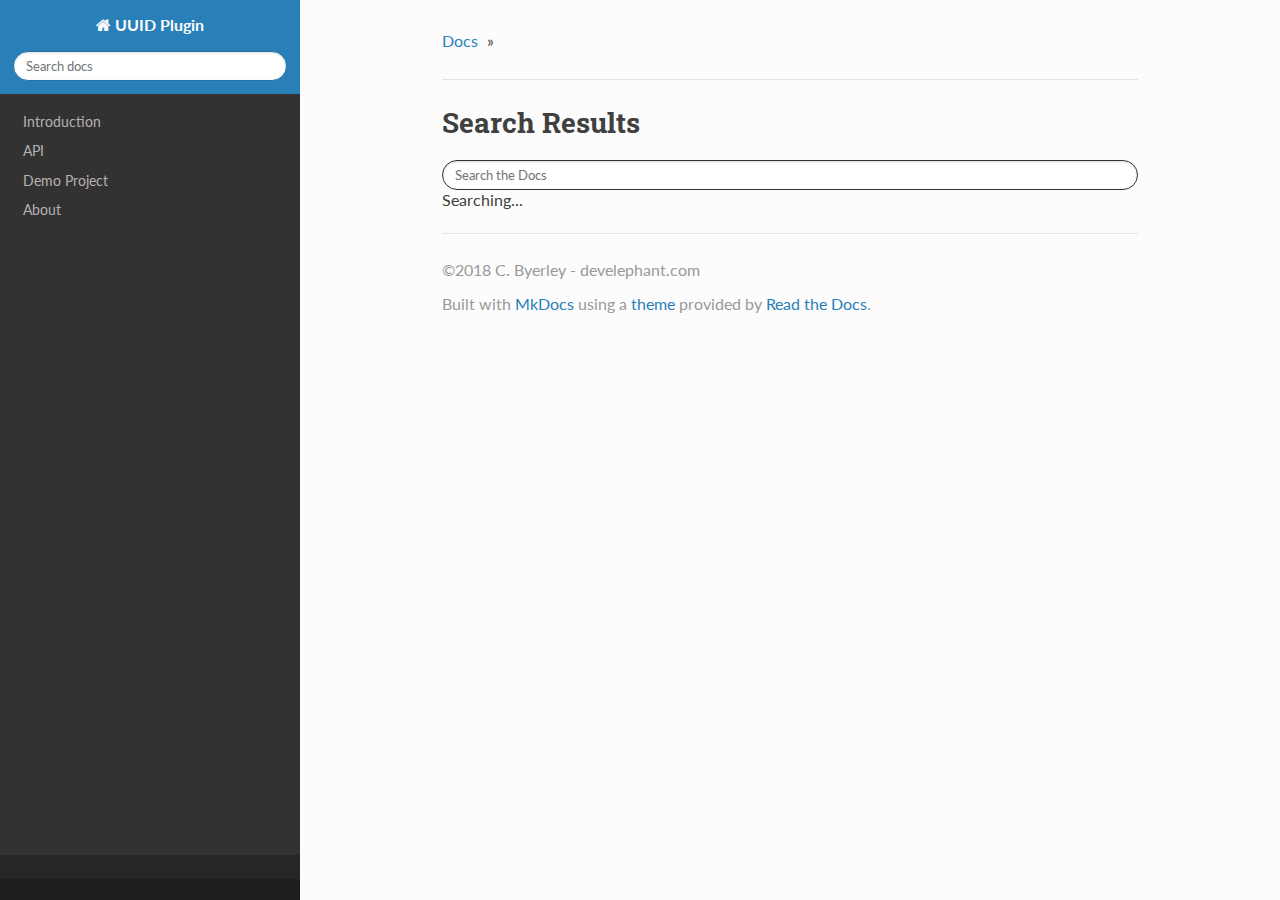
<file: docs/search.html>
<!DOCTYPE html>
<!--[if IE 8]><html class="no-js lt-ie9" lang="en" > <![endif]-->
<!--[if gt IE 8]><!--> <html class="no-js" lang="en" > <!--<![endif]-->
<head>
  <meta charset="utf-8">
  <meta http-equiv="X-UA-Compatible" content="IE=edge">
  <meta name="viewport" content="width=device-width, initial-scale=1.0">
  
  
  <link rel="shortcut icon" href="./img/favicon.ico">
  <title>UUID Plugin</title>
  <link href='https://fonts.googleapis.com/css?family=Lato:400,700|Roboto+Slab:400,700|Inconsolata:400,700' rel='stylesheet' type='text/css'>

  <link rel="stylesheet" href="./css/theme.css" type="text/css" />
  <link rel="stylesheet" href="./css/theme_extra.css" type="text/css" />
  <link rel="stylesheet" href="./css/highlight.css">
  <link href="./css/extra.css" rel="stylesheet">
  <link href="./css/friendly.css" rel="stylesheet">
  
  <script src="./js/jquery-2.1.1.min.js"></script>
  <script src="./js/modernizr-2.8.3.min.js"></script>
  <script type="text/javascript" src="./js/highlight.pack.js"></script> 
  
</head>

<body class="wy-body-for-nav" role="document">

  <div class="wy-grid-for-nav">

    
    <nav data-toggle="wy-nav-shift" class="wy-nav-side stickynav">
      <div class="wy-side-nav-search">
        <a href="." class="icon icon-home"> UUID Plugin</a>
        <div role="search">
  <form id ="rtd-search-form" class="wy-form" action="./search.html" method="get">
    <input type="text" name="q" placeholder="Search docs" />
  </form>
</div>
      </div>

      <div class="wy-menu wy-menu-vertical" data-spy="affix" role="navigation" aria-label="main navigation">
	<ul class="current">
	  
          
            <li class="toctree-l1">
		
    <a class="" href=".">Introduction</a>
	    </li>
          
            <li class="toctree-l1">
		
    <a class="" href="api/">API</a>
	    </li>
          
            <li class="toctree-l1">
		
    <a class="" href="demo/">Demo Project</a>
	    </li>
          
            <li class="toctree-l1">
		
    <a class="" href="about/">About</a>
	    </li>
          
        </ul>
      </div>
      &nbsp;
    </nav>

    <section data-toggle="wy-nav-shift" class="wy-nav-content-wrap">

      
      <nav class="wy-nav-top" role="navigation" aria-label="top navigation">
        <i data-toggle="wy-nav-top" class="fa fa-bars"></i>
        <a href=".">UUID Plugin</a>
      </nav>

      
      <div class="wy-nav-content">
        <div class="rst-content">
          <div role="navigation" aria-label="breadcrumbs navigation">
  <ul class="wy-breadcrumbs">
    <li><a href=".">Docs</a> &raquo;</li>
    
    
    <li class="wy-breadcrumbs-aside">
      
    </li>
  </ul>
  <hr/>
</div>
          <div role="main">
            <div class="section">
              

  <h1 id="search">Search Results</h1>

  <form id="content_search" action="search.html">
    <span role="status" aria-live="polite" class="ui-helper-hidden-accessible"></span>
    <input name="q" id="mkdocs-search-query" type="text" class="search_input search-query ui-autocomplete-input" placeholder="Search the Docs" autocomplete="off" autofocus>
  </form>

  <div id="mkdocs-search-results" class="search-results">
    Searching...
  </div>


            </div>
          </div>
          <footer>
  

  <hr/>

  <div role="contentinfo">
    <!-- Copyright etc -->
    
      <p>&copy;2018 C. Byerley - develephant.com</p>
    
  </div>

  Built with <a href="http://www.mkdocs.org">MkDocs</a> using a <a href="https://github.com/snide/sphinx_rtd_theme">theme</a> provided by <a href="https://readthedocs.org">Read the Docs</a>.
</footer>
      
        </div>
      </div>

    </section>

  </div>

  <div class="rst-versions" role="note" style="cursor: pointer">
    <span class="rst-current-version" data-toggle="rst-current-version">
      
      
      
    </span>
</div>
    <script>var base_url = '.';</script>
    <script src="./js/theme.js"></script>
      <script src="./search/require.js"></script>
      <script src="./search/search.js"></script>

</body>
</html>
</file>
<file: docs/css/theme.css>
/*
 * This file is copied from the upstream ReadTheDocs Sphinx
 * theme. To aid upgradability this file should *not* be edited.
 * modifications we need should be included in theme_extra.css.
 *
 * https://github.com/rtfd/readthedocs.org/blob/master/readthedocs/core/static/core/css/theme.css
 */

*{-webkit-box-sizing:border-box;-moz-box-sizing:border-box;box-sizing:border-box}article,aside,details,figcaption,figure,footer,header,hgroup,nav,section{display:block}audio,canvas,video{display:inline-block;*display:inline;*zoom:1}audio:not([controls]){display:none}[hidden]{display:none}*{-webkit-box-sizing:border-box;-moz-box-sizing:border-box;box-sizing:border-box}html{font-size:100%;-webkit-text-size-adjust:100%;-ms-text-size-adjust:100%}body{margin:0}a:hover,a:active{outline:0}abbr[title]{border-bottom:1px dotted}b,strong{font-weight:bold}blockquote{margin:0}dfn{font-style:italic}ins{background:#ff9;color:#000;text-decoration:none}mark{background:#ff0;color:#000;font-style:italic;font-weight:bold}pre,code,.rst-content tt,kbd,samp{font-family:monospace,serif;_font-family:"courier new",monospace;font-size:1em}pre{white-space:pre}q{quotes:none}q:before,q:after{content:"";content:none}small{font-size:85%}sub,sup{font-size:75%;line-height:0;position:relative;vertical-align:baseline}sup{top:-0.5em}sub{bottom:-0.25em}ul,ol,dl{margin:0;padding:0;list-style:none;list-style-image:none}li{list-style:none}dd{margin:0}img{border:0;-ms-interpolation-mode:bicubic;vertical-align:middle;max-width:100%}svg:not(:root){overflow:hidden}figure{margin:0}form{margin:0}fieldset{border:0;margin:0;padding:0}label{cursor:pointer}legend{border:0;*margin-left:-7px;padding:0;white-space:normal}button,input,select,textarea{font-size:100%;margin:0;vertical-align:baseline;*vertical-align:middle}button,input{line-height:normal}button,input[type="button"],input[type="reset"],input[type="submit"]{cursor:pointer;-webkit-appearance:button;*overflow:visible}button[disabled],input[disabled]{cursor:default}input[type="checkbox"],input[type="radio"]{box-sizing:border-box;padding:0;*width:13px;*height:13px}input[type="search"]{-webkit-appearance:textfield;-moz-box-sizing:content-box;-webkit-box-sizing:content-box;box-sizing:content-box}input[type="search"]::-webkit-search-decoration,input[type="search"]::-webkit-search-cancel-button{-webkit-appearance:none}button::-moz-focus-inner,input::-moz-focus-inner{border:0;padding:0}textarea{overflow:auto;vertical-align:top;resize:vertical}table{border-collapse:collapse;border-spacing:0}td{vertical-align:top}.chromeframe{margin:0.2em 0;background:#ccc;color:#000;padding:0.2em 0}.ir{display:block;border:0;text-indent:-999em;overflow:hidden;background-color:transparent;background-repeat:no-repeat;text-align:left;direction:ltr;*line-height:0}.ir br{display:none}.hidden{display:none !important;visibility:hidden}.visuallyhidden{border:0;clip:rect(0 0 0 0);height:1px;margin:-1px;overflow:hidden;padding:0;position:absolute;width:1px}.visuallyhidden.focusable:active,.visuallyhidden.focusable:focus{clip:auto;height:auto;margin:0;overflow:visible;position:static;width:auto}.invisible{visibility:hidden}.relative{position:relative}big,small{font-size:100%}@media print{html,body,section{background:none !important}*{box-shadow:none !important;text-shadow:none !important;filter:none !important;-ms-filter:none !important}a,a:visited{text-decoration:underline}.ir a:after,a[href^="javascript:"]:after,a[href^="#"]:after{content:""}pre,blockquote{page-break-inside:avoid}thead{display:table-header-group}tr,img{page-break-inside:avoid}img{max-width:100% !important}@page{margin:0.5cm}p,h2,h3{orphans:3;widows:3}h2,h3{page-break-after:avoid}}.fa:before,.rst-content .admonition-title:before,.rst-content h1 .headerlink:before,.rst-content h2 .headerlink:before,.rst-content h3 .headerlink:before,.rst-content h4 .headerlink:before,.rst-content h5 .headerlink:before,.rst-content h6 .headerlink:before,.rst-content dl dt .headerlink:before,.icon:before,.wy-dropdown .caret:before,.wy-inline-validate.wy-inline-validate-success .wy-input-context:before,.wy-inline-validate.wy-inline-validate-danger .wy-input-context:before,.wy-inline-validate.wy-inline-validate-warning .wy-input-context:before,.wy-inline-validate.wy-inline-validate-info .wy-input-context:before,.wy-alert,.rst-content .note,.rst-content .attention,.rst-content .caution,.rst-content .danger,.rst-content .error,.rst-content .hint,.rst-content .important,.rst-content .tip,.rst-content .warning,.rst-content .seealso,.rst-content .admonition-todo,.btn,input[type="text"],input[type="password"],input[type="email"],input[type="url"],input[type="date"],input[type="month"],input[type="time"],input[type="datetime"],input[type="datetime-local"],input[type="week"],input[type="number"],input[type="search"],input[type="tel"],input[type="color"],select,textarea,.wy-menu-vertical li.on a,.wy-menu-vertical li.current>a,.wy-side-nav-search>a,.wy-side-nav-search .wy-dropdown>a,.wy-nav-top a{-webkit-font-smoothing:antialiased}.clearfix{*zoom:1}.clearfix:before,.clearfix:after{display:table;content:""}.clearfix:after{clear:both}/*!
 *  Font Awesome 4.1.0 by @davegandy - http://fontawesome.io - @fontawesome
 *  License - http://fontawesome.io/license (Font: SIL OFL 1.1, CSS: MIT License)
 */@font-face{font-family:'FontAwesome';src:url("../fonts/fontawesome-webfont.eot?v=4.1.0");src:url("../fonts/fontawesome-webfont.eot?#iefix&v=4.1.0") format("embedded-opentype"),url("../fonts/fontawesome-webfont.woff?v=4.1.0") format("woff"),url("../fonts/fontawesome-webfont.ttf?v=4.1.0") format("truetype"),url("../fonts/fontawesome-webfont.svg?v=4.1.0#fontawesomeregular") format("svg");font-weight:normal;font-style:normal}.fa,.rst-content .admonition-title,.rst-content h1 .headerlink,.rst-content h2 .headerlink,.rst-content h3 .headerlink,.rst-content h4 .headerlink,.rst-content h5 .headerlink,.rst-content h6 .headerlink,.rst-content dl dt .headerlink,.icon{display:inline-block;font-family:FontAwesome;font-style:normal;font-weight:normal;line-height:1;-webkit-font-smoothing:antialiased;-moz-osx-font-smoothing:grayscale}.fa-lg{font-size:1.33333em;line-height:0.75em;vertical-align:-15%}.fa-2x{font-size:2em}.fa-3x{font-size:3em}.fa-4x{font-size:4em}.fa-5x{font-size:5em}.fa-fw{width:1.28571em;text-align:center}.fa-ul{padding-left:0;margin-left:2.14286em;list-style-type:none}.fa-ul>li{position:relative}.fa-li{position:absolute;left:-2.14286em;width:2.14286em;top:0.14286em;text-align:center}.fa-li.fa-lg{left:-1.85714em}.fa-border{padding:.2em .25em .15em;border:solid 0.08em #eee;border-radius:.1em}.pull-right{float:right}.pull-left{float:left}.fa.pull-left,.rst-content .pull-left.admonition-title,.rst-content h1 .pull-left.headerlink,.rst-content h2 .pull-left.headerlink,.rst-content h3 .pull-left.headerlink,.rst-content h4 .pull-left.headerlink,.rst-content h5 .pull-left.headerlink,.rst-content h6 .pull-left.headerlink,.rst-content dl dt .pull-left.headerlink,.pull-left.icon{margin-right:.3em}.fa.pull-right,.rst-content .pull-right.admonition-title,.rst-content h1 .pull-right.headerlink,.rst-content h2 .pull-right.headerlink,.rst-content h3 .pull-right.headerlink,.rst-content h4 .pull-right.headerlink,.rst-content h5 .pull-right.headerlink,.rst-content h6 .pull-right.headerlink,.rst-content dl dt .pull-right.headerlink,.pull-right.icon{margin-left:.3em}.fa-spin{-webkit-animation:spin 2s infinite linear;-moz-animation:spin 2s infinite linear;-o-animation:spin 2s infinite linear;animation:spin 2s infinite linear}@-moz-keyframes spin{0%{-moz-transform:rotate(0deg)}100%{-moz-transform:rotate(359deg)}}@-webkit-keyframes spin{0%{-webkit-transform:rotate(0deg)}100%{-webkit-transform:rotate(359deg)}}@-o-keyframes spin{0%{-o-transform:rotate(0deg)}100%{-o-transform:rotate(359deg)}}@keyframes spin{0%{-webkit-transform:rotate(0deg);transform:rotate(0deg)}100%{-webkit-transform:rotate(359deg);transform:rotate(359deg)}}.fa-rotate-90{filter:progid:DXImageTransform.Microsoft.BasicImage(rotation=1);-webkit-transform:rotate(90deg);-moz-transform:rotate(90deg);-ms-transform:rotate(90deg);-o-transform:rotate(90deg);transform:rotate(90deg)}.fa-rotate-180{filter:progid:DXImageTransform.Microsoft.BasicImage(rotation=2);-webkit-transform:rotate(180deg);-moz-transform:rotate(180deg);-ms-transform:rotate(180deg);-o-transform:rotate(180deg);transform:rotate(180deg)}.fa-rotate-270{filter:progid:DXImageTransform.Microsoft.BasicImage(rotation=3);-webkit-transform:rotate(270deg);-moz-transform:rotate(270deg);-ms-transform:rotate(270deg);-o-transform:rotate(270deg);transform:rotate(270deg)}.fa-flip-horizontal{filter:progid:DXImageTransform.Microsoft.BasicImage(rotation=0);-webkit-transform:scale(-1, 1);-moz-transform:scale(-1, 1);-ms-transform:scale(-1, 1);-o-transform:scale(-1, 1);transform:scale(-1, 1)}.fa-flip-vertical{filter:progid:DXImageTransform.Microsoft.BasicImage(rotation=2);-webkit-transform:scale(1, -1);-moz-transform:scale(1, -1);-ms-transform:scale(1, -1);-o-transform:scale(1, -1);transform:scale(1, -1)}.fa-stack{position:relative;display:inline-block;width:2em;height:2em;line-height:2em;vertical-align:middle}.fa-stack-1x,.fa-stack-2x{position:absolute;left:0;width:100%;text-align:center}.fa-stack-1x{line-height:inherit}.fa-stack-2x{font-size:2em}.fa-inverse{color:#fff}.fa-glass:before{content:""}.fa-music:before{content:""}.fa-search:before,.icon-search:before{content:""}.fa-envelope-o:before{content:""}.fa-heart:before{content:""}.fa-star:before{content:""}.fa-star-o:before{content:""}.fa-user:before{content:""}.fa-film:before{content:""}.fa-th-large:before{content:""}.fa-th:before{content:""}.fa-th-list:before{content:""}.fa-check:before{content:""}.fa-times:before{content:""}.fa-search-plus:before{content:""}.fa-search-minus:before{content:""}.fa-power-off:before{content:""}.fa-signal:before{content:""}.fa-gear:before,.fa-cog:before{content:""}.fa-trash-o:before{content:""}.fa-home:before,.icon-home:before{content:""}.fa-file-o:before{content:""}.fa-clock-o:before{content:""}.fa-road:before{content:""}.fa-download:before{content:""}.fa-arrow-circle-o-down:before{content:""}.fa-arrow-circle-o-up:before{content:""}.fa-inbox:before{content:""}.fa-play-circle-o:before{content:""}.fa-rotate-right:before,.fa-repeat:before{content:""}.fa-refresh:before{content:""}.fa-list-alt:before{content:""}.fa-lock:before{content:""}.fa-flag:before{content:""}.fa-headphones:before{content:""}.fa-volume-off:before{content:""}.fa-volume-down:before{content:""}.fa-volume-up:before{content:""}.fa-qrcode:before{content:""}.fa-barcode:before{content:""}.fa-tag:before{content:""}.fa-tags:before{content:""}.fa-book:before,.icon-book:before{content:""}.fa-bookmark:before{content:""}.fa-print:before{content:""}.fa-camera:before{content:""}.fa-font:before{content:""}.fa-bold:before{content:""}.fa-italic:before{content:""}.fa-text-height:before{content:""}.fa-text-width:before{content:""}.fa-align-left:before{content:""}.fa-align-center:before{content:""}.fa-align-right:before{content:""}.fa-align-justify:before{content:""}.fa-list:before{content:""}.fa-dedent:before,.fa-outdent:before{content:""}.fa-indent:before{content:""}.fa-video-camera:before{content:""}.fa-photo:before,.fa-image:before,.fa-picture-o:before{content:""}.fa-pencil:before{content:""}.fa-map-marker:before{content:""}.fa-adjust:before{content:""}.fa-tint:before{content:""}.fa-edit:before,.fa-pencil-square-o:before{content:""}.fa-share-square-o:before{content:""}.fa-check-square-o:before{content:""}.fa-arrows:before{content:""}.fa-step-backward:before{content:""}.fa-fast-backward:before{content:""}.fa-backward:before{content:""}.fa-play:before{content:""}.fa-pause:before{content:""}.fa-stop:before{content:""}.fa-forward:before{content:""}.fa-fast-forward:before{content:""}.fa-step-forward:before{content:""}.fa-eject:before{content:""}.fa-chevron-left:before{content:""}.fa-chevron-right:before{content:""}.fa-plus-circle:before{content:""}.fa-minus-circle:before{content:""}.fa-times-circle:before,.wy-inline-validate.wy-inline-validate-danger .wy-input-context:before{content:""}.fa-check-circle:before,.wy-inline-validate.wy-inline-validate-success .wy-input-context:before{content:""}.fa-question-circle:before{content:""}.fa-info-circle:before{content:""}.fa-crosshairs:before{content:""}.fa-times-circle-o:before{content:""}.fa-check-circle-o:before{content:""}.fa-ban:before{content:""}.fa-arrow-left:before{content:""}.fa-arrow-right:before{content:""}.fa-arrow-up:before{content:""}.fa-arrow-down:before{content:""}.fa-mail-forward:before,.fa-share:before{content:""}.fa-expand:before{content:""}.fa-compress:before{content:""}.fa-plus:before{content:""}.fa-minus:before{content:""}.fa-asterisk:before{content:""}.fa-exclamation-circle:before,.wy-inline-validate.wy-inline-validate-warning .wy-input-context:before,.wy-inline-validate.wy-inline-validate-info .wy-input-context:before,.rst-content .admonition-title:before{content:""}.fa-gift:before{content:""}.fa-leaf:before{content:""}.fa-fire:before,.icon-fire:before{content:""}.fa-eye:before{content:""}.fa-eye-slash:before{content:""}.fa-warning:before,.fa-exclamation-triangle:before{content:""}.fa-plane:before{content:""}.fa-calendar:before{content:""}.fa-random:before{content:""}.fa-comment:before{content:""}.fa-magnet:before{content:""}.fa-chevron-up:before{content:""}.fa-chevron-down:before{content:""}.fa-retweet:before{content:""}.fa-shopping-cart:before{content:""}.fa-folder:before{content:""}.fa-folder-open:before{content:""}.fa-arrows-v:before{content:""}.fa-arrows-h:before{content:""}.fa-bar-chart-o:before{content:""}.fa-twitter-square:before{content:""}.fa-facebook-square:before{content:""}.fa-camera-retro:before{content:""}.fa-key:before{content:""}.fa-gears:before,.fa-cogs:before{content:""}.fa-comments:before{content:""}.fa-thumbs-o-up:before{content:""}.fa-thumbs-o-down:before{content:""}.fa-star-half:before{content:""}.fa-heart-o:before{content:""}.fa-sign-out:before{content:""}.fa-linkedin-square:before{content:""}.fa-thumb-tack:before{content:""}.fa-external-link:before{content:""}.fa-sign-in:before{content:""}.fa-trophy:before{content:""}.fa-github-square:before{content:""}.fa-upload:before{content:""}.fa-lemon-o:before{content:""}.fa-phone:before{content:""}.fa-square-o:before{content:""}.fa-bookmark-o:before{content:""}.fa-phone-square:before{content:""}.fa-twitter:before{content:""}.fa-facebook:before{content:""}.fa-github:before,.icon-github:before{content:""}.fa-unlock:before{content:""}.fa-credit-card:before{content:""}.fa-rss:before{content:""}.fa-hdd-o:before{content:""}.fa-bullhorn:before{content:""}.fa-bell:before{content:""}.fa-certificate:before{content:""}.fa-hand-o-right:before{content:""}.fa-hand-o-left:before{content:""}.fa-hand-o-up:before{content:""}.fa-hand-o-down:before{content:""}.fa-arrow-circle-left:before,.icon-circle-arrow-left:before{content:""}.fa-arrow-circle-right:before,.icon-circle-arrow-right:before{content:""}.fa-arrow-circle-up:before{content:""}.fa-arrow-circle-down:before{content:""}.fa-globe:before{content:""}.fa-wrench:before{content:""}.fa-tasks:before{content:""}.fa-filter:before{content:""}.fa-briefcase:before{content:""}.fa-arrows-alt:before{content:""}.fa-group:before,.fa-users:before{content:""}.fa-chain:before,.fa-link:before,.icon-link:before{content:""}.fa-cloud:before{content:""}.fa-flask:before{content:""}.fa-cut:before,.fa-scissors:before{content:""}.fa-copy:before,.fa-files-o:before{content:""}.fa-paperclip:before{content:""}.fa-save:before,.fa-floppy-o:before{content:""}.fa-square:before{content:""}.fa-navicon:before,.fa-reorder:before,.fa-bars:before{content:""}.fa-list-ul:before{content:""}.fa-list-ol:before{content:""}.fa-strikethrough:before{content:""}.fa-underline:before{content:""}.fa-table:before{content:""}.fa-magic:before{content:""}.fa-truck:before{content:""}.fa-pinterest:before{content:""}.fa-pinterest-square:before{content:""}.fa-google-plus-square:before{content:""}.fa-google-plus:before{content:""}.fa-money:before{content:""}.fa-caret-down:before,.wy-dropdown .caret:before,.icon-caret-down:before{content:""}.fa-caret-up:before{content:""}.fa-caret-left:before{content:""}.fa-caret-right:before{content:""}.fa-columns:before{content:""}.fa-unsorted:before,.fa-sort:before{content:""}.fa-sort-down:before,.fa-sort-desc:before{content:""}.fa-sort-up:before,.fa-sort-asc:before{content:""}.fa-envelope:before{content:""}.fa-linkedin:before{content:""}.fa-rotate-left:before,.fa-undo:before{content:""}.fa-legal:before,.fa-gavel:before{content:""}.fa-dashboard:before,.fa-tachometer:before{content:""}.fa-comment-o:before{content:""}.fa-comments-o:before{content:""}.fa-flash:before,.fa-bolt:before{content:""}.fa-sitemap:before{content:""}.fa-umbrella:before{content:""}.fa-paste:before,.fa-clipboard:before{content:""}.fa-lightbulb-o:before{content:""}.fa-exchange:before{content:""}.fa-cloud-download:before{content:""}.fa-cloud-upload:before{content:""}.fa-user-md:before{content:""}.fa-stethoscope:before{content:""}.fa-suitcase:before{content:""}.fa-bell-o:before{content:""}.fa-coffee:before{content:""}.fa-cutlery:before{content:""}.fa-file-text-o:before{content:""}.fa-building-o:before{content:""}.fa-hospital-o:before{content:""}.fa-ambulance:before{content:""}.fa-medkit:before{content:""}.fa-fighter-jet:before{content:""}.fa-beer:before{content:""}.fa-h-square:before{content:""}.fa-plus-square:before{content:""}.fa-angle-double-left:before{content:""}.fa-angle-double-right:before{content:""}.fa-angle-double-up:before{content:""}.fa-angle-double-down:before{content:""}.fa-angle-left:before{content:""}.fa-angle-right:before{content:""}.fa-angle-up:before{content:""}.fa-angle-down:before{content:""}.fa-desktop:before{content:""}.fa-laptop:before{content:""}.fa-tablet:before{content:""}.fa-mobile-phone:before,.fa-mobile:before{content:""}.fa-circle-o:before{content:""}.fa-quote-left:before{content:""}.fa-quote-right:before{content:""}.fa-spinner:before{content:""}.fa-circle:before{content:""}.fa-mail-reply:before,.fa-reply:before{content:""}.fa-github-alt:before{content:""}.fa-folder-o:before{content:""}.fa-folder-open-o:before{content:""}.fa-smile-o:before{content:""}.fa-frown-o:before{content:""}.fa-meh-o:before{content:""}.fa-gamepad:before{content:""}.fa-keyboard-o:before{content:""}.fa-flag-o:before{content:""}.fa-flag-checkered:before{content:""}.fa-terminal:before{content:""}.fa-code:before{content:""}.fa-mail-reply-all:before,.fa-reply-all:before{content:""}.fa-star-half-empty:before,.fa-star-half-full:before,.fa-star-half-o:before{content:""}.fa-location-arrow:before{content:""}.fa-crop:before{content:""}.fa-code-fork:before{content:""}.fa-unlink:before,.fa-chain-broken:before{content:""}.fa-question:before{content:""}.fa-info:before{content:""}.fa-exclamation:before{content:""}.fa-superscript:before{content:""}.fa-subscript:before{content:""}.fa-eraser:before{content:""}.fa-puzzle-piece:before{content:""}.fa-microphone:before{content:""}.fa-microphone-slash:before{content:""}.fa-shield:before{content:""}.fa-calendar-o:before{content:""}.fa-fire-extinguisher:before{content:""}.fa-rocket:before{content:""}.fa-maxcdn:before{content:""}.fa-chevron-circle-left:before{content:""}.fa-chevron-circle-right:before{content:""}.fa-chevron-circle-up:before{content:""}.fa-chevron-circle-down:before{content:""}.fa-html5:before{content:""}.fa-css3:before{content:""}.fa-anchor:before{content:""}.fa-unlock-alt:before{content:""}.fa-bullseye:before{content:""}.fa-ellipsis-h:before{content:""}.fa-ellipsis-v:before{content:""}.fa-rss-square:before{content:""}.fa-play-circle:before{content:""}.fa-ticket:before{content:""}.fa-minus-square:before{content:""}.fa-minus-square-o:before{content:""}.fa-level-up:before{content:""}.fa-level-down:before{content:""}.fa-check-square:before{content:""}.fa-pencil-square:before{content:""}.fa-external-link-square:before{content:""}.fa-share-square:before{content:""}.fa-compass:before{content:""}.fa-toggle-down:before,.fa-caret-square-o-down:before{content:""}.fa-toggle-up:before,.fa-caret-square-o-up:before{content:""}.fa-toggle-right:before,.fa-caret-square-o-right:before{content:""}.fa-euro:before,.fa-eur:before{content:""}.fa-gbp:before{content:""}.fa-dollar:before,.fa-usd:before{content:""}.fa-rupee:before,.fa-inr:before{content:""}.fa-cny:before,.fa-rmb:before,.fa-yen:before,.fa-jpy:before{content:""}.fa-ruble:before,.fa-rouble:before,.fa-rub:before{content:""}.fa-won:before,.fa-krw:before{content:""}.fa-bitcoin:before,.fa-btc:before{content:""}.fa-file:before{content:""}.fa-file-text:before{content:""}.fa-sort-alpha-asc:before{content:""}.fa-sort-alpha-desc:before{content:""}.fa-sort-amount-asc:before{content:""}.fa-sort-amount-desc:before{content:""}.fa-sort-numeric-asc:before{content:""}.fa-sort-numeric-desc:before{content:""}.fa-thumbs-up:before{content:""}.fa-thumbs-down:before{content:""}.fa-youtube-square:before{content:""}.fa-youtube:before{content:""}.fa-xing:before{content:""}.fa-xing-square:before{content:""}.fa-youtube-play:before{content:""}.fa-dropbox:before{content:""}.fa-stack-overflow:before{content:""}.fa-instagram:before{content:""}.fa-flickr:before{content:""}.fa-adn:before{content:""}.fa-bitbucket:before,.icon-bitbucket:before{content:""}.fa-bitbucket-square:before{content:""}.fa-tumblr:before{content:""}.fa-tumblr-square:before{content:""}.fa-long-arrow-down:before{content:""}.fa-long-arrow-up:before{content:""}.fa-long-arrow-left:before{content:""}.fa-long-arrow-right:before{content:""}.fa-apple:before{content:""}.fa-windows:before{content:""}.fa-android:before{content:""}.fa-linux:before{content:""}.fa-dribbble:before{content:""}.fa-skype:before{content:""}.fa-foursquare:before{content:""}.fa-trello:before{content:""}.fa-female:before{content:""}.fa-male:before{content:""}.fa-gittip:before{content:""}.fa-sun-o:before{content:""}.fa-moon-o:before{content:""}.fa-archive:before{content:""}.fa-bug:before{content:""}.fa-vk:before{content:""}.fa-weibo:before{content:""}.fa-renren:before{content:""}.fa-pagelines:before{content:""}.fa-stack-exchange:before{content:""}.fa-arrow-circle-o-right:before{content:""}.fa-arrow-circle-o-left:before{content:""}.fa-toggle-left:before,.fa-caret-square-o-left:before{content:""}.fa-dot-circle-o:before{content:""}.fa-wheelchair:before{content:""}.fa-vimeo-square:before{content:""}.fa-turkish-lira:before,.fa-try:before{content:""}.fa-plus-square-o:before{content:""}.fa-space-shuttle:before{content:""}.fa-slack:before{content:""}.fa-envelope-square:before{content:""}.fa-wordpress:before{content:""}.fa-openid:before{content:""}.fa-institution:before,.fa-bank:before,.fa-university:before{content:""}.fa-mortar-board:before,.fa-graduation-cap:before{content:""}.fa-yahoo:before{content:""}.fa-google:before{content:""}.fa-reddit:before{content:""}.fa-reddit-square:before{content:""}.fa-stumbleupon-circle:before{content:""}.fa-stumbleupon:before{content:""}.fa-delicious:before{content:""}.fa-digg:before{content:""}.fa-pied-piper-square:before,.fa-pied-piper:before{content:""}.fa-pied-piper-alt:before{content:""}.fa-drupal:before{content:""}.fa-joomla:before{content:""}.fa-language:before{content:""}.fa-fax:before{content:""}.fa-building:before{content:""}.fa-child:before{content:""}.fa-paw:before{content:""}.fa-spoon:before{content:""}.fa-cube:before{content:""}.fa-cubes:before{content:""}.fa-behance:before{content:""}.fa-behance-square:before{content:""}.fa-steam:before{content:""}.fa-steam-square:before{content:""}.fa-recycle:before{content:""}.fa-automobile:before,.fa-car:before{content:""}.fa-cab:before,.fa-taxi:before{content:""}.fa-tree:before{content:""}.fa-spotify:before{content:""}.fa-deviantart:before{content:""}.fa-soundcloud:before{content:""}.fa-database:before{content:""}.fa-file-pdf-o:before{content:""}.fa-file-word-o:before{content:""}.fa-file-excel-o:before{content:""}.fa-file-powerpoint-o:before{content:""}.fa-file-photo-o:before,.fa-file-picture-o:before,.fa-file-image-o:before{content:""}.fa-file-zip-o:before,.fa-file-archive-o:before{content:""}.fa-file-sound-o:before,.fa-file-audio-o:before{content:""}.fa-file-movie-o:before,.fa-file-video-o:before{content:""}.fa-file-code-o:before{content:""}.fa-vine:before{content:""}.fa-codepen:before{content:""}.fa-jsfiddle:before{content:""}.fa-life-bouy:before,.fa-life-saver:before,.fa-support:before,.fa-life-ring:before{content:""}.fa-circle-o-notch:before{content:""}.fa-ra:before,.fa-rebel:before{content:""}.fa-ge:before,.fa-empire:before{content:""}.fa-git-square:before{content:""}.fa-git:before{content:""}.fa-hacker-news:before{content:""}.fa-tencent-weibo:before{content:""}.fa-qq:before{content:""}.fa-wechat:before,.fa-weixin:before{content:""}.fa-send:before,.fa-paper-plane:before{content:""}.fa-send-o:before,.fa-paper-plane-o:before{content:""}.fa-history:before{content:""}.fa-circle-thin:before{content:""}.fa-header:before{content:""}.fa-paragraph:before{content:""}.fa-sliders:before{content:""}.fa-share-alt:before{content:""}.fa-share-alt-square:before{content:""}.fa-bomb:before{content:""}.fa,.rst-content .admonition-title,.rst-content h1 .headerlink,.rst-content h2 .headerlink,.rst-content h3 .headerlink,.rst-content h4 .headerlink,.rst-content h5 .headerlink,.rst-content h6 .headerlink,.rst-content dl dt .headerlink,.icon,.wy-dropdown .caret,.wy-inline-validate.wy-inline-validate-success .wy-input-context,.wy-inline-validate.wy-inline-validate-danger .wy-input-context,.wy-inline-validate.wy-inline-validate-warning .wy-input-context,.wy-inline-validate.wy-inline-validate-info .wy-input-context{font-family:inherit}.fa:before,.rst-content .admonition-title:before,.rst-content h1 .headerlink:before,.rst-content h2 .headerlink:before,.rst-content h3 .headerlink:before,.rst-content h4 .headerlink:before,.rst-content h5 .headerlink:before,.rst-content h6 .headerlink:before,.rst-content dl dt .headerlink:before,.icon:before,.wy-dropdown .caret:before,.wy-inline-validate.wy-inline-validate-success .wy-input-context:before,.wy-inline-validate.wy-inline-validate-danger .wy-input-context:before,.wy-inline-validate.wy-inline-validate-warning .wy-input-context:before,.wy-inline-validate.wy-inline-validate-info .wy-input-context:before{font-family:"FontAwesome";display:inline-block;font-style:normal;font-weight:normal;line-height:1;text-decoration:inherit}a .fa,a .rst-content .admonition-title,.rst-content a .admonition-title,a .rst-content h1 .headerlink,.rst-content h1 a .headerlink,a .rst-content h2 .headerlink,.rst-content h2 a .headerlink,a .rst-content h3 .headerlink,.rst-content h3 a .headerlink,a .rst-content h4 .headerlink,.rst-content h4 a .headerlink,a .rst-content h5 .headerlink,.rst-content h5 a .headerlink,a .rst-content h6 .headerlink,.rst-content h6 a .headerlink,a .rst-content dl dt .headerlink,.rst-content dl dt a .headerlink,a .icon{display:inline-block;text-decoration:inherit}.btn .fa,.btn .rst-content .admonition-title,.rst-content .btn .admonition-title,.btn .rst-content h1 .headerlink,.rst-content h1 .btn .headerlink,.btn .rst-content h2 .headerlink,.rst-content h2 .btn .headerlink,.btn .rst-content h3 .headerlink,.rst-content h3 .btn .headerlink,.btn .rst-content h4 .headerlink,.rst-content h4 .btn .headerlink,.btn .rst-content h5 .headerlink,.rst-content h5 .btn .headerlink,.btn .rst-content h6 .headerlink,.rst-content h6 .btn .headerlink,.btn .rst-content dl dt .headerlink,.rst-content dl dt .btn .headerlink,.btn .icon,.nav .fa,.nav .rst-content .admonition-title,.rst-content .nav .admonition-title,.nav .rst-content h1 .headerlink,.rst-content h1 .nav .headerlink,.nav .rst-content h2 .headerlink,.rst-content h2 .nav .headerlink,.nav .rst-content h3 .headerlink,.rst-content h3 .nav .headerlink,.nav .rst-content h4 .headerlink,.rst-content h4 .nav .headerlink,.nav .rst-content h5 .headerlink,.rst-content h5 .nav .headerlink,.nav .rst-content h6 .headerlink,.rst-content h6 .nav .headerlink,.nav .rst-content dl dt .headerlink,.rst-content dl dt .nav .headerlink,.nav .icon{display:inline}.btn .fa.fa-large,.btn .rst-content .fa-large.admonition-title,.rst-content .btn .fa-large.admonition-title,.btn .rst-content h1 .fa-large.headerlink,.rst-content h1 .btn .fa-large.headerlink,.btn .rst-content h2 .fa-large.headerlink,.rst-content h2 .btn .fa-large.headerlink,.btn .rst-content h3 .fa-large.headerlink,.rst-content h3 .btn .fa-large.headerlink,.btn .rst-content h4 .fa-large.headerlink,.rst-content h4 .btn .fa-large.headerlink,.btn .rst-content h5 .fa-large.headerlink,.rst-content h5 .btn .fa-large.headerlink,.btn .rst-content h6 .fa-large.headerlink,.rst-content h6 .btn .fa-large.headerlink,.btn .rst-content dl dt .fa-large.headerlink,.rst-content dl dt .btn .fa-large.headerlink,.btn .fa-large.icon,.nav .fa.fa-large,.nav .rst-content .fa-large.admonition-title,.rst-content .nav .fa-large.admonition-title,.nav .rst-content h1 .fa-large.headerlink,.rst-content h1 .nav .fa-large.headerlink,.nav .rst-content h2 .fa-large.headerlink,.rst-content h2 .nav .fa-large.headerlink,.nav .rst-content h3 .fa-large.headerlink,.rst-content h3 .nav .fa-large.headerlink,.nav .rst-content h4 .fa-large.headerlink,.rst-content h4 .nav .fa-large.headerlink,.nav .rst-content h5 .fa-large.headerlink,.rst-content h5 .nav .fa-large.headerlink,.nav .rst-content h6 .fa-large.headerlink,.rst-content h6 .nav .fa-large.headerlink,.nav .rst-content dl dt .fa-large.headerlink,.rst-content dl dt .nav .fa-large.headerlink,.nav .fa-large.icon{line-height:0.9em}.btn .fa.fa-spin,.btn .rst-content .fa-spin.admonition-title,.rst-content .btn .fa-spin.admonition-title,.btn .rst-content h1 .fa-spin.headerlink,.rst-content h1 .btn .fa-spin.headerlink,.btn .rst-content h2 .fa-spin.headerlink,.rst-content h2 .btn .fa-spin.headerlink,.btn .rst-content h3 .fa-spin.headerlink,.rst-content h3 .btn .fa-spin.headerlink,.btn .rst-content h4 .fa-spin.headerlink,.rst-content h4 .btn .fa-spin.headerlink,.btn .rst-content h5 .fa-spin.headerlink,.rst-content h5 .btn .fa-spin.headerlink,.btn .rst-content h6 .fa-spin.headerlink,.rst-content h6 .btn .fa-spin.headerlink,.btn .rst-content dl dt .fa-spin.headerlink,.rst-content dl dt .btn .fa-spin.headerlink,.btn .fa-spin.icon,.nav .fa.fa-spin,.nav .rst-content .fa-spin.admonition-title,.rst-content .nav .fa-spin.admonition-title,.nav .rst-content h1 .fa-spin.headerlink,.rst-content h1 .nav .fa-spin.headerlink,.nav .rst-content h2 .fa-spin.headerlink,.rst-content h2 .nav .fa-spin.headerlink,.nav .rst-content h3 .fa-spin.headerlink,.rst-content h3 .nav .fa-spin.headerlink,.nav .rst-content h4 .fa-spin.headerlink,.rst-content h4 .nav .fa-spin.headerlink,.nav .rst-content h5 .fa-spin.headerlink,.rst-content h5 .nav .fa-spin.headerlink,.nav .rst-content h6 .fa-spin.headerlink,.rst-content h6 .nav .fa-spin.headerlink,.nav .rst-content dl dt .fa-spin.headerlink,.rst-content dl dt .nav .fa-spin.headerlink,.nav .fa-spin.icon{display:inline-block}.btn.fa:before,.rst-content .btn.admonition-title:before,.rst-content h1 .btn.headerlink:before,.rst-content h2 .btn.headerlink:before,.rst-content h3 .btn.headerlink:before,.rst-content h4 .btn.headerlink:before,.rst-content h5 .btn.headerlink:before,.rst-content h6 .btn.headerlink:before,.rst-content dl dt .btn.headerlink:before,.btn.icon:before{opacity:0.5;-webkit-transition:opacity 0.05s ease-in;-moz-transition:opacity 0.05s ease-in;transition:opacity 0.05s ease-in}.btn.fa:hover:before,.rst-content .btn.admonition-title:hover:before,.rst-content h1 .btn.headerlink:hover:before,.rst-content h2 .btn.headerlink:hover:before,.rst-content h3 .btn.headerlink:hover:before,.rst-content h4 .btn.headerlink:hover:before,.rst-content h5 .btn.headerlink:hover:before,.rst-content h6 .btn.headerlink:hover:before,.rst-content dl dt .btn.headerlink:hover:before,.btn.icon:hover:before{opacity:1}.btn-mini .fa:before,.btn-mini .rst-content .admonition-title:before,.rst-content .btn-mini .admonition-title:before,.btn-mini .rst-content h1 .headerlink:before,.rst-content h1 .btn-mini .headerlink:before,.btn-mini .rst-content h2 .headerlink:before,.rst-content h2 .btn-mini .headerlink:before,.btn-mini .rst-content h3 .headerlink:before,.rst-content h3 .btn-mini .headerlink:before,.btn-mini .rst-content h4 .headerlink:before,.rst-content h4 .btn-mini .headerlink:before,.btn-mini .rst-content h5 .headerlink:before,.rst-content h5 .btn-mini .headerlink:before,.btn-mini .rst-content h6 .headerlink:before,.rst-content h6 .btn-mini .headerlink:before,.btn-mini .rst-content dl dt .headerlink:before,.rst-content dl dt .btn-mini .headerlink:before,.btn-mini .icon:before{font-size:14px;vertical-align:-15%}.wy-alert,.rst-content .note,.rst-content .attention,.rst-content .caution,.rst-content .danger,.rst-content .error,.rst-content .hint,.rst-content .important,.rst-content .tip,.rst-content .warning,.rst-content .seealso,.rst-content .admonition-todo{padding:12px;line-height:24px;margin-bottom:24px;background:#e7f2fa}.wy-alert-title,.rst-content .admonition-title{color:#fff;font-weight:bold;display:block;color:#fff;background:#6ab0de;margin:-12px;padding:6px 12px;margin-bottom:12px}.wy-alert.wy-alert-danger,.rst-content .wy-alert-danger.note,.rst-content .wy-alert-danger.attention,.rst-content .wy-alert-danger.caution,.rst-content .danger,.rst-content .error,.rst-content .wy-alert-danger.hint,.rst-content .wy-alert-danger.important,.rst-content .wy-alert-danger.tip,.rst-content .wy-alert-danger.warning,.rst-content .wy-alert-danger.seealso,.rst-content .wy-alert-danger.admonition-todo{background:#fdf3f2}.wy-alert.wy-alert-danger .wy-alert-title,.rst-content .wy-alert-danger.note .wy-alert-title,.rst-content .wy-alert-danger.attention .wy-alert-title,.rst-content .wy-alert-danger.caution .wy-alert-title,.rst-content .danger .wy-alert-title,.rst-content .error .wy-alert-title,.rst-content .wy-alert-danger.hint .wy-alert-title,.rst-content .wy-alert-danger.important .wy-alert-title,.rst-content .wy-alert-danger.tip .wy-alert-title,.rst-content .wy-alert-danger.warning .wy-alert-title,.rst-content .wy-alert-danger.seealso .wy-alert-title,.rst-content .wy-alert-danger.admonition-todo .wy-alert-title,.wy-alert.wy-alert-danger .rst-content .admonition-title,.rst-content .wy-alert.wy-alert-danger .admonition-title,.rst-content .wy-alert-danger.note .admonition-title,.rst-content .wy-alert-danger.attention .admonition-title,.rst-content .wy-alert-danger.caution .admonition-title,.rst-content .danger .admonition-title,.rst-content .error .admonition-title,.rst-content .wy-alert-danger.hint .admonition-title,.rst-content .wy-alert-danger.important .admonition-title,.rst-content .wy-alert-danger.tip .admonition-title,.rst-content .wy-alert-danger.warning .admonition-title,.rst-content .wy-alert-danger.seealso .admonition-title,.rst-content .wy-alert-danger.admonition-todo .admonition-title{background:#f29f97}.wy-alert.wy-alert-warning,.rst-content .wy-alert-warning.note,.rst-content .attention,.rst-content .caution,.rst-content .wy-alert-warning.danger,.rst-content .wy-alert-warning.error,.rst-content .wy-alert-warning.hint,.rst-content .wy-alert-warning.important,.rst-content .wy-alert-warning.tip,.rst-content .warning,.rst-content .wy-alert-warning.seealso,.rst-content .admonition-todo{background:#ffedcc}.wy-alert.wy-alert-warning .wy-alert-title,.rst-content .wy-alert-warning.note .wy-alert-title,.rst-content .attention .wy-alert-title,.rst-content .caution .wy-alert-title,.rst-content .wy-alert-warning.danger .wy-alert-title,.rst-content .wy-alert-warning.error .wy-alert-title,.rst-content .wy-alert-warning.hint .wy-alert-title,.rst-content .wy-alert-warning.important .wy-alert-title,.rst-content .wy-alert-warning.tip .wy-alert-title,.rst-content .warning .wy-alert-title,.rst-content .wy-alert-warning.seealso .wy-alert-title,.rst-content .admonition-todo .wy-alert-title,.wy-alert.wy-alert-warning .rst-content .admonition-title,.rst-content .wy-alert.wy-alert-warning .admonition-title,.rst-content .wy-alert-warning.note .admonition-title,.rst-content .attention .admonition-title,.rst-content .caution .admonition-title,.rst-content .wy-alert-warning.danger .admonition-title,.rst-content .wy-alert-warning.error .admonition-title,.rst-content .wy-alert-warning.hint .admonition-title,.rst-content .wy-alert-warning.important .admonition-title,.rst-content .wy-alert-warning.tip .admonition-title,.rst-content .warning .admonition-title,.rst-content .wy-alert-warning.seealso .admonition-title,.rst-content .admonition-todo .admonition-title{background:#f0b37e}.wy-alert.wy-alert-info,.rst-content .note,.rst-content .wy-alert-info.attention,.rst-content .wy-alert-info.caution,.rst-content .wy-alert-info.danger,.rst-content .wy-alert-info.error,.rst-content .wy-alert-info.hint,.rst-content .wy-alert-info.important,.rst-content .wy-alert-info.tip,.rst-content .wy-alert-info.warning,.rst-content .seealso,.rst-content .wy-alert-info.admonition-todo{background:#e7f2fa}.wy-alert.wy-alert-info .wy-alert-title,.rst-content .note .wy-alert-title,.rst-content .wy-alert-info.attention .wy-alert-title,.rst-content .wy-alert-info.caution .wy-alert-title,.rst-content .wy-alert-info.danger .wy-alert-title,.rst-content .wy-alert-info.error .wy-alert-title,.rst-content .wy-alert-info.hint .wy-alert-title,.rst-content .wy-alert-info.important .wy-alert-title,.rst-content .wy-alert-info.tip .wy-alert-title,.rst-content .wy-alert-info.warning .wy-alert-title,.rst-content .seealso .wy-alert-title,.rst-content .wy-alert-info.admonition-todo .wy-alert-title,.wy-alert.wy-alert-info .rst-content .admonition-title,.rst-content .wy-alert.wy-alert-info .admonition-title,.rst-content .note .admonition-title,.rst-content .wy-alert-info.attention .admonition-title,.rst-content .wy-alert-info.caution .admonition-title,.rst-content .wy-alert-info.danger .admonition-title,.rst-content .wy-alert-info.error .admonition-title,.rst-content .wy-alert-info.hint .admonition-title,.rst-content .wy-alert-info.important .admonition-title,.rst-content .wy-alert-info.tip .admonition-title,.rst-content .wy-alert-info.warning .admonition-title,.rst-content .seealso .admonition-title,.rst-content .wy-alert-info.admonition-todo .admonition-title{background:#6ab0de}.wy-alert.wy-alert-success,.rst-content .wy-alert-success.note,.rst-content .wy-alert-success.attention,.rst-content .wy-alert-success.caution,.rst-content .wy-alert-success.danger,.rst-content .wy-alert-success.error,.rst-content .hint,.rst-content .important,.rst-content .tip,.rst-content .wy-alert-success.warning,.rst-content .wy-alert-success.seealso,.rst-content .wy-alert-success.admonition-todo{background:#dbfaf4}.wy-alert.wy-alert-success .wy-alert-title,.rst-content .wy-alert-success.note .wy-alert-title,.rst-content .wy-alert-success.attention .wy-alert-title,.rst-content .wy-alert-success.caution .wy-alert-title,.rst-content .wy-alert-success.danger .wy-alert-title,.rst-content .wy-alert-success.error .wy-alert-title,.rst-content .hint .wy-alert-title,.rst-content .important .wy-alert-title,.rst-content .tip .wy-alert-title,.rst-content .wy-alert-success.warning .wy-alert-title,.rst-content .wy-alert-success.seealso .wy-alert-title,.rst-content .wy-alert-success.admonition-todo .wy-alert-title,.wy-alert.wy-alert-success .rst-content .admonition-title,.rst-content .wy-alert.wy-alert-success .admonition-title,.rst-content .wy-alert-success.note .admonition-title,.rst-content .wy-alert-success.attention .admonition-title,.rst-content .wy-alert-success.caution .admonition-title,.rst-content .wy-alert-success.danger .admonition-title,.rst-content .wy-alert-success.error .admonition-title,.rst-content .hint .admonition-title,.rst-content .important .admonition-title,.rst-content .tip .admonition-title,.rst-content .wy-alert-success.warning .admonition-title,.rst-content .wy-alert-success.seealso .admonition-title,.rst-content .wy-alert-success.admonition-todo .admonition-title{background:#1abc9c}.wy-alert.wy-alert-neutral,.rst-content .wy-alert-neutral.note,.rst-content .wy-alert-neutral.attention,.rst-content .wy-alert-neutral.caution,.rst-content .wy-alert-neutral.danger,.rst-content .wy-alert-neutral.error,.rst-content .wy-alert-neutral.hint,.rst-content .wy-alert-neutral.important,.rst-content .wy-alert-neutral.tip,.rst-content .wy-alert-neutral.warning,.rst-content .wy-alert-neutral.seealso,.rst-content .wy-alert-neutral.admonition-todo{background:#f3f6f6}.wy-alert.wy-alert-neutral .wy-alert-title,.rst-content .wy-alert-neutral.note .wy-alert-title,.rst-content .wy-alert-neutral.attention .wy-alert-title,.rst-content .wy-alert-neutral.caution .wy-alert-title,.rst-content .wy-alert-neutral.danger .wy-alert-title,.rst-content .wy-alert-neutral.error .wy-alert-title,.rst-content .wy-alert-neutral.hint .wy-alert-title,.rst-content .wy-alert-neutral.important .wy-alert-title,.rst-content .wy-alert-neutral.tip .wy-alert-title,.rst-content .wy-alert-neutral.warning .wy-alert-title,.rst-content .wy-alert-neutral.seealso .wy-alert-title,.rst-content .wy-alert-neutral.admonition-todo .wy-alert-title,.wy-alert.wy-alert-neutral .rst-content .admonition-title,.rst-content .wy-alert.wy-alert-neutral .admonition-title,.rst-content .wy-alert-neutral.note .admonition-title,.rst-content .wy-alert-neutral.attention .admonition-title,.rst-content .wy-alert-neutral.caution .admonition-title,.rst-content .wy-alert-neutral.danger .admonition-title,.rst-content .wy-alert-neutral.error .admonition-title,.rst-content .wy-alert-neutral.hint .admonition-title,.rst-content .wy-alert-neutral.important .admonition-title,.rst-content .wy-alert-neutral.tip .admonition-title,.rst-content .wy-alert-neutral.warning .admonition-title,.rst-content .wy-alert-neutral.seealso .admonition-title,.rst-content .wy-alert-neutral.admonition-todo .admonition-title{color:#404040;background:#e1e4e5}.wy-alert.wy-alert-neutral a,.rst-content .wy-alert-neutral.note a,.rst-content .wy-alert-neutral.attention a,.rst-content .wy-alert-neutral.caution a,.rst-content .wy-alert-neutral.danger a,.rst-content .wy-alert-neutral.error a,.rst-content .wy-alert-neutral.hint a,.rst-content .wy-alert-neutral.important a,.rst-content .wy-alert-neutral.tip a,.rst-content .wy-alert-neutral.warning a,.rst-content .wy-alert-neutral.seealso a,.rst-content .wy-alert-neutral.admonition-todo a{color:#2980B9}.wy-alert p:last-child,.rst-content .note p:last-child,.rst-content .attention p:last-child,.rst-content .caution p:last-child,.rst-content .danger p:last-child,.rst-content .error p:last-child,.rst-content .hint p:last-child,.rst-content .important p:last-child,.rst-content .tip p:last-child,.rst-content .warning p:last-child,.rst-content .seealso p:last-child,.rst-content .admonition-todo p:last-child{margin-bottom:0}.wy-tray-container{position:fixed;bottom:0px;left:0;z-index:600}.wy-tray-container li{display:block;width:300px;background:transparent;color:#fff;text-align:center;box-shadow:0 5px 5px 0 rgba(0,0,0,0.1);padding:0 24px;min-width:20%;opacity:0;height:0;line-height:56px;overflow:hidden;-webkit-transition:all 0.3s ease-in;-moz-transition:all 0.3s ease-in;transition:all 0.3s ease-in}.wy-tray-container li.wy-tray-item-success{background:#27AE60}.wy-tray-container li.wy-tray-item-info{background:#2980B9}.wy-tray-container li.wy-tray-item-warning{background:#E67E22}.wy-tray-container li.wy-tray-item-danger{background:#E74C3C}.wy-tray-container li.on{opacity:1;height:56px}@media screen and (max-width: 768px){.wy-tray-container{bottom:auto;top:0;width:100%}.wy-tray-container li{width:100%}}button{font-size:100%;margin:0;vertical-align:baseline;*vertical-align:middle;cursor:pointer;line-height:normal;-webkit-appearance:button;*overflow:visible}button::-moz-focus-inner,input::-moz-focus-inner{border:0;padding:0}button[disabled]{cursor:default}.btn{display:inline-block;border-radius:2px;line-height:normal;white-space:nowrap;text-align:center;cursor:pointer;font-size:100%;padding:6px 12px 8px 12px;color:#fff;border:1px solid rgba(0,0,0,0.1);background-color:#27AE60;text-decoration:none;font-weight:normal;font-family:"Lato","proxima-nova","Helvetica Neue",Arial,sans-serif;box-shadow:0px 1px 2px -1px rgba(255,255,255,0.5) inset,0px -2px 0px 0px rgba(0,0,0,0.1) inset;outline-none:false;vertical-align:middle;*display:inline;zoom:1;-webkit-user-drag:none;-webkit-user-select:none;-moz-user-select:none;-ms-user-select:none;user-select:none;-webkit-transition:all 0.1s linear;-moz-transition:all 0.1s linear;transition:all 0.1s linear}.btn-hover{background:#2e8ece;color:#fff}.btn:hover{background:#2cc36b;color:#fff}.btn:focus{background:#2cc36b;outline:0}.btn:active{box-shadow:0px -1px 0px 0px rgba(0,0,0,0.05) inset,0px 2px 0px 0px rgba(0,0,0,0.1) inset;padding:8px 12px 6px 12px}.btn:visited{color:#fff}.btn:disabled{background-image:none;filter:progid:DXImageTransform.Microsoft.gradient(enabled = false);filter:alpha(opacity=40);opacity:0.4;cursor:not-allowed;box-shadow:none}.btn-disabled{background-image:none;filter:progid:DXImageTransform.Microsoft.gradient(enabled = false);filter:alpha(opacity=40);opacity:0.4;cursor:not-allowed;box-shadow:none}.btn-disabled:hover,.btn-disabled:focus,.btn-disabled:active{background-image:none;filter:progid:DXImageTransform.Microsoft.gradient(enabled = false);filter:alpha(opacity=40);opacity:0.4;cursor:not-allowed;box-shadow:none}.btn::-moz-focus-inner{padding:0;border:0}.btn-small{font-size:80%}.btn-info{background-color:#2980B9 !important}.btn-info:hover{background-color:#2e8ece !important}.btn-neutral{background-color:#f3f6f6 !important;color:#404040 !important}.btn-neutral:hover{background-color:#e5ebeb !important;color:#404040}.btn-neutral:visited{color:#404040 !important}.btn-success{background-color:#27AE60 !important}.btn-success:hover{background-color:#295 !important}.btn-danger{background-color:#E74C3C !important}.btn-danger:hover{background-color:#ea6153 !important}.btn-warning{background-color:#E67E22 !important}.btn-warning:hover{background-color:#e98b39 !important}.btn-invert{background-color:#222}.btn-invert:hover{background-color:#2f2f2f !important}.btn-link{background-color:transparent !important;color:#2980B9;box-shadow:none;border-color:transparent !important}.btn-link:hover{background-color:transparent !important;color:#409ad5 !important;box-shadow:none}.btn-link:active{background-color:transparent !important;color:#409ad5 !important;box-shadow:none}.btn-link:visited{color:#9B59B6}.wy-btn-group .btn,.wy-control .btn{vertical-align:middle}.wy-btn-group{margin-bottom:24px;*zoom:1}.wy-btn-group:before,.wy-btn-group:after{display:table;content:""}.wy-btn-group:after{clear:both}.wy-dropdown{position:relative;display:inline-block}.wy-dropdown-menu{position:absolute;left:0;display:none;float:left;top:100%;min-width:100%;background:#fcfcfc;z-index:100;border:solid 1px #cfd7dd;box-shadow:0 2px 2px 0 rgba(0,0,0,0.1);padding:12px}.wy-dropdown-menu>dd>a{display:block;clear:both;color:#404040;white-space:nowrap;font-size:90%;padding:0 12px;cursor:pointer}.wy-dropdown-menu>dd>a:hover{background:#2980B9;color:#fff}.wy-dropdown-menu>dd.divider{border-top:solid 1px #cfd7dd;margin:6px 0}.wy-dropdown-menu>dd.search{padding-bottom:12px}.wy-dropdown-menu>dd.search input[type="search"]{width:100%}.wy-dropdown-menu>dd.call-to-action{background:#e3e3e3;text-transform:uppercase;font-weight:500;font-size:80%}.wy-dropdown-menu>dd.call-to-action:hover{background:#e3e3e3}.wy-dropdown-menu>dd.call-to-action .btn{color:#fff}.wy-dropdown.wy-dropdown-up .wy-dropdown-menu{bottom:100%;top:auto;left:auto;right:0}.wy-dropdown.wy-dropdown-bubble .wy-dropdown-menu{background:#fcfcfc;margin-top:2px}.wy-dropdown.wy-dropdown-bubble .wy-dropdown-menu a{padding:6px 12px}.wy-dropdown.wy-dropdown-bubble .wy-dropdown-menu a:hover{background:#2980B9;color:#fff}.wy-dropdown.wy-dropdown-left .wy-dropdown-menu{right:0;text-align:right}.wy-dropdown-arrow:before{content:" ";border-bottom:5px solid #f5f5f5;border-left:5px solid transparent;border-right:5px solid transparent;position:absolute;display:block;top:-4px;left:50%;margin-left:-3px}.wy-dropdown-arrow.wy-dropdown-arrow-left:before{left:11px}.wy-form-stacked select{display:block}.wy-form-aligned input,.wy-form-aligned textarea,.wy-form-aligned select,.wy-form-aligned .wy-help-inline,.wy-form-aligned label{display:inline-block;*display:inline;*zoom:1;vertical-align:middle}.wy-form-aligned .wy-control-group>label{display:inline-block;vertical-align:middle;width:10em;margin:6px 12px 0 0;float:left}.wy-form-aligned .wy-control{float:left}.wy-form-aligned .wy-control label{display:block}.wy-form-aligned .wy-control select{margin-top:6px}fieldset{border:0;margin:0;padding:0}legend{display:block;width:100%;border:0;padding:0;white-space:normal;margin-bottom:24px;font-size:150%;*margin-left:-7px}label{display:block;margin:0 0 0.3125em 0;color:#999;font-size:90%}input,select,textarea{font-size:100%;margin:0;vertical-align:baseline;*vertical-align:middle}.wy-control-group{margin-bottom:24px;*zoom:1;max-width:68em;margin-left:auto;margin-right:auto;*zoom:1}.wy-control-group:before,.wy-control-group:after{display:table;content:""}.wy-control-group:after{clear:both}.wy-control-group:before,.wy-control-group:after{display:table;content:""}.wy-control-group:after{clear:both}.wy-control-group.wy-control-group-required>label:after{content:" *";color:#E74C3C}.wy-control-group .wy-form-full,.wy-control-group .wy-form-halves,.wy-control-group .wy-form-thirds{padding-bottom:12px}.wy-control-group .wy-form-full select,.wy-control-group .wy-form-halves select,.wy-control-group .wy-form-thirds select{width:100%}.wy-control-group .wy-form-full input[type="text"],.wy-control-group .wy-form-full input[type="password"],.wy-control-group .wy-form-full input[type="email"],.wy-control-group .wy-form-full input[type="url"],.wy-control-group .wy-form-full input[type="date"],.wy-control-group .wy-form-full input[type="month"],.wy-control-group .wy-form-full input[type="time"],.wy-control-group .wy-form-full input[type="datetime"],.wy-control-group .wy-form-full input[type="datetime-local"],.wy-control-group .wy-form-full input[type="week"],.wy-control-group .wy-form-full input[type="number"],.wy-control-group .wy-form-full input[type="search"],.wy-control-group .wy-form-full input[type="tel"],.wy-control-group .wy-form-full input[type="color"],.wy-control-group .wy-form-halves input[type="text"],.wy-control-group .wy-form-halves input[type="password"],.wy-control-group .wy-form-halves input[type="email"],.wy-control-group .wy-form-halves input[type="url"],.wy-control-group .wy-form-halves input[type="date"],.wy-control-group .wy-form-halves input[type="month"],.wy-control-group .wy-form-halves input[type="time"],.wy-control-group .wy-form-halves input[type="datetime"],.wy-control-group .wy-form-halves input[type="datetime-local"],.wy-control-group .wy-form-halves input[type="week"],.wy-control-group .wy-form-halves input[type="number"],.wy-control-group .wy-form-halves input[type="search"],.wy-control-group .wy-form-halves input[type="tel"],.wy-control-group .wy-form-halves input[type="color"],.wy-control-group .wy-form-thirds input[type="text"],.wy-control-group .wy-form-thirds input[type="password"],.wy-control-group .wy-form-thirds input[type="email"],.wy-control-group .wy-form-thirds input[type="url"],.wy-control-group .wy-form-thirds input[type="date"],.wy-control-group .wy-form-thirds input[type="month"],.wy-control-group .wy-form-thirds input[type="time"],.wy-control-group .wy-form-thirds input[type="datetime"],.wy-control-group .wy-form-thirds input[type="datetime-local"],.wy-control-group .wy-form-thirds input[type="week"],.wy-control-group .wy-form-thirds input[type="number"],.wy-control-group .wy-form-thirds input[type="search"],.wy-control-group .wy-form-thirds input[type="tel"],.wy-control-group .wy-form-thirds input[type="color"]{width:100%}.wy-control-group .wy-form-full{float:left;display:block;margin-right:2.35765%;width:100%;margin-right:0}.wy-control-group .wy-form-full:last-child{margin-right:0}.wy-control-group .wy-form-halves{float:left;display:block;margin-right:2.35765%;width:48.82117%}.wy-control-group .wy-form-halves:last-child{margin-right:0}.wy-control-group .wy-form-halves:nth-of-type(2n){margin-right:0}.wy-control-group .wy-form-halves:nth-of-type(2n+1){clear:left}.wy-control-group .wy-form-thirds{float:left;display:block;margin-right:2.35765%;width:31.76157%}.wy-control-group .wy-form-thirds:last-child{margin-right:0}.wy-control-group .wy-form-thirds:nth-of-type(3n){margin-right:0}.wy-control-group .wy-form-thirds:nth-of-type(3n+1){clear:left}.wy-control-group.wy-control-group-no-input .wy-control{margin:6px 0 0 0;font-size:90%}.wy-control-no-input{display:inline-block;margin:6px 0 0 0;font-size:90%}.wy-control-group.fluid-input input[type="text"],.wy-control-group.fluid-input input[type="password"],.wy-control-group.fluid-input input[type="email"],.wy-control-group.fluid-input input[type="url"],.wy-control-group.fluid-input input[type="date"],.wy-control-group.fluid-input input[type="month"],.wy-control-group.fluid-input input[type="time"],.wy-control-group.fluid-input input[type="datetime"],.wy-control-group.fluid-input input[type="datetime-local"],.wy-control-group.fluid-input input[type="week"],.wy-control-group.fluid-input input[type="number"],.wy-control-group.fluid-input input[type="search"],.wy-control-group.fluid-input input[type="tel"],.wy-control-group.fluid-input input[type="color"]{width:100%}.wy-form-message-inline{display:inline-block;padding-left:0.3em;color:#666;vertical-align:middle;font-size:90%}.wy-form-message{display:block;color:#999;font-size:70%;margin-top:0.3125em;font-style:italic}input{line-height:normal}input[type="button"],input[type="reset"],input[type="submit"]{-webkit-appearance:button;cursor:pointer;font-family:"Lato","proxima-nova","Helvetica Neue",Arial,sans-serif;*overflow:visible}input[type="text"],input[type="password"],input[type="email"],input[type="url"],input[type="date"],input[type="month"],input[type="time"],input[type="datetime"],input[type="datetime-local"],input[type="week"],input[type="number"],input[type="search"],input[type="tel"],input[type="color"]{-webkit-appearance:none;padding:6px;display:inline-block;border:1px solid #ccc;font-size:80%;font-family:"Lato","proxima-nova","Helvetica Neue",Arial,sans-serif;box-shadow:inset 0 1px 3px #ddd;border-radius:0;-webkit-transition:border 0.3s linear;-moz-transition:border 0.3s linear;transition:border 0.3s linear}input[type="datetime-local"]{padding:0.34375em 0.625em}input[disabled]{cursor:default}input[type="checkbox"],input[type="radio"]{-webkit-box-sizing:border-box;-moz-box-sizing:border-box;box-sizing:border-box;padding:0;margin-right:0.3125em;*height:13px;*width:13px}input[type="search"]{-webkit-box-sizing:border-box;-moz-box-sizing:border-box;box-sizing:border-box}input[type="search"]::-webkit-search-cancel-button,input[type="search"]::-webkit-search-decoration{-webkit-appearance:none}input[type="text"]:focus,input[type="password"]:focus,input[type="email"]:focus,input[type="url"]:focus,input[type="date"]:focus,input[type="month"]:focus,input[type="time"]:focus,input[type="datetime"]:focus,input[type="datetime-local"]:focus,input[type="week"]:focus,input[type="number"]:focus,input[type="search"]:focus,input[type="tel"]:focus,input[type="color"]:focus{outline:0;outline:thin dotted \9;border-color:#333}input.no-focus:focus{border-color:#ccc !important}input[type="file"]:focus,input[type="radio"]:focus,input[type="checkbox"]:focus{outline:thin dotted #333;outline:1px auto #129FEA}input[type="text"][disabled],input[type="password"][disabled],input[type="email"][disabled],input[type="url"][disabled],input[type="date"][disabled],input[type="month"][disabled],input[type="time"][disabled],input[type="datetime"][disabled],input[type="datetime-local"][disabled],input[type="week"][disabled],input[type="number"][disabled],input[type="search"][disabled],input[type="tel"][disabled],input[type="color"][disabled]{cursor:not-allowed;background-color:#f3f6f6;color:#cad2d3}input:focus:invalid,textarea:focus:invalid,select:focus:invalid{color:#E74C3C;border:1px solid #E74C3C}input:focus:invalid:focus,textarea:focus:invalid:focus,select:focus:invalid:focus{border-color:#E74C3C}input[type="file"]:focus:invalid:focus,input[type="radio"]:focus:invalid:focus,input[type="checkbox"]:focus:invalid:focus{outline-color:#E74C3C}input.wy-input-large{padding:12px;font-size:100%}textarea{overflow:auto;vertical-align:top;width:100%;font-family:"Lato","proxima-nova","Helvetica Neue",Arial,sans-serif}select,textarea{padding:0.5em 0.625em;display:inline-block;border:1px solid #ccc;font-size:80%;box-shadow:inset 0 1px 3px #ddd;-webkit-transition:border 0.3s linear;-moz-transition:border 0.3s linear;transition:border 0.3s linear}select{border:1px solid #ccc;background-color:#fff}select[multiple]{height:auto}select:focus,textarea:focus{outline:0}select[disabled],textarea[disabled],input[readonly],select[readonly],textarea[readonly]{cursor:not-allowed;background-color:#fff;color:#cad2d3;border-color:transparent}.wy-checkbox,.wy-radio{margin:6px 0;color:#404040;display:block}.wy-checkbox input,.wy-radio input{vertical-align:baseline}.wy-form-message-inline{display:inline-block;*display:inline;*zoom:1;vertical-align:middle}.wy-input-prefix,.wy-input-suffix{white-space:nowrap}.wy-input-prefix .wy-input-context,.wy-input-suffix .wy-input-context{padding:6px;display:inline-block;font-size:80%;background-color:#f3f6f6;border:solid 1px #ccc;color:#999}.wy-input-suffix .wy-input-context{border-left:0}.wy-input-prefix .wy-input-context{border-right:0}.wy-control-group.wy-control-group-error .wy-form-message,.wy-control-group.wy-control-group-error>label{color:#E74C3C}.wy-control-group.wy-control-group-error input[type="text"],.wy-control-group.wy-control-group-error input[type="password"],.wy-control-group.wy-control-group-error input[type="email"],.wy-control-group.wy-control-group-error input[type="url"],.wy-control-group.wy-control-group-error input[type="date"],.wy-control-group.wy-control-group-error input[type="month"],.wy-control-group.wy-control-group-error input[type="time"],.wy-control-group.wy-control-group-error input[type="datetime"],.wy-control-group.wy-control-group-error input[type="datetime-local"],.wy-control-group.wy-control-group-error input[type="week"],.wy-control-group.wy-control-group-error input[type="number"],.wy-control-group.wy-control-group-error input[type="search"],.wy-control-group.wy-control-group-error input[type="tel"],.wy-control-group.wy-control-group-error input[type="color"]{border:solid 1px #E74C3C}.wy-control-group.wy-control-group-error textarea{border:solid 1px #E74C3C}.wy-inline-validate{white-space:nowrap}.wy-inline-validate .wy-input-context{padding:0.5em 0.625em;display:inline-block;font-size:80%}.wy-inline-validate.wy-inline-validate-success .wy-input-context{color:#27AE60}.wy-inline-validate.wy-inline-validate-danger .wy-input-context{color:#E74C3C}.wy-inline-validate.wy-inline-validate-warning .wy-input-context{color:#E67E22}.wy-inline-validate.wy-inline-validate-info .wy-input-context{color:#2980B9}.rotate-90{-webkit-transform:rotate(90deg);-moz-transform:rotate(90deg);-ms-transform:rotate(90deg);-o-transform:rotate(90deg);transform:rotate(90deg)}.rotate-180{-webkit-transform:rotate(180deg);-moz-transform:rotate(180deg);-ms-transform:rotate(180deg);-o-transform:rotate(180deg);transform:rotate(180deg)}.rotate-270{-webkit-transform:rotate(270deg);-moz-transform:rotate(270deg);-ms-transform:rotate(270deg);-o-transform:rotate(270deg);transform:rotate(270deg)}.mirror{-webkit-transform:scaleX(-1);-moz-transform:scaleX(-1);-ms-transform:scaleX(-1);-o-transform:scaleX(-1);transform:scaleX(-1)}.mirror.rotate-90{-webkit-transform:scaleX(-1) rotate(90deg);-moz-transform:scaleX(-1) rotate(90deg);-ms-transform:scaleX(-1) rotate(90deg);-o-transform:scaleX(-1) rotate(90deg);transform:scaleX(-1) rotate(90deg)}.mirror.rotate-180{-webkit-transform:scaleX(-1) rotate(180deg);-moz-transform:scaleX(-1) rotate(180deg);-ms-transform:scaleX(-1) rotate(180deg);-o-transform:scaleX(-1) rotate(180deg);transform:scaleX(-1) rotate(180deg)}.mirror.rotate-270{-webkit-transform:scaleX(-1) rotate(270deg);-moz-transform:scaleX(-1) rotate(270deg);-ms-transform:scaleX(-1) rotate(270deg);-o-transform:scaleX(-1) rotate(270deg);transform:scaleX(-1) rotate(270deg)}@media only screen and (max-width: 480px){.wy-form button[type="submit"]{margin:0.7em 0 0}.wy-form input[type="text"],.wy-form input[type="password"],.wy-form input[type="email"],.wy-form input[type="url"],.wy-form input[type="date"],.wy-form input[type="month"],.wy-form input[type="time"],.wy-form input[type="datetime"],.wy-form input[type="datetime-local"],.wy-form input[type="week"],.wy-form input[type="number"],.wy-form input[type="search"],.wy-form input[type="tel"],.wy-form input[type="color"]{margin-bottom:0.3em;display:block}.wy-form label{margin-bottom:0.3em;display:block}.wy-form input[type="password"],.wy-form input[type="email"],.wy-form input[type="url"],.wy-form input[type="date"],.wy-form input[type="month"],.wy-form input[type="time"],.wy-form input[type="datetime"],.wy-form input[type="datetime-local"],.wy-form input[type="week"],.wy-form input[type="number"],.wy-form input[type="search"],.wy-form input[type="tel"],.wy-form input[type="color"]{margin-bottom:0}.wy-form-aligned .wy-control-group label{margin-bottom:0.3em;text-align:left;display:block;width:100%}.wy-form-aligned .wy-control{margin:1.5em 0 0 0}.wy-form .wy-help-inline,.wy-form-message-inline,.wy-form-message{display:block;font-size:80%;padding:6px 0}}@media screen and (max-width: 768px){.tablet-hide{display:none}}@media screen and (max-width: 480px){.mobile-hide{display:none}}.float-left{float:left}.float-right{float:right}.full-width{width:100%}.wy-table,.rst-content table.docutils,.rst-content table.field-list{border-collapse:collapse;border-spacing:0;empty-cells:show;margin-bottom:24px}.wy-table caption,.rst-content table.docutils caption,.rst-content table.field-list caption{color:#000;font:italic 85%/1 arial,sans-serif;padding:1em 0;text-align:center}.wy-table td,.rst-content table.docutils td,.rst-content table.field-list td,.wy-table th,.rst-content table.docutils th,.rst-content table.field-list th{font-size:90%;margin:0;overflow:visible;padding:8px 16px}.wy-table td:first-child,.rst-content table.docutils td:first-child,.rst-content table.field-list td:first-child,.wy-table th:first-child,.rst-content table.docutils th:first-child,.rst-content table.field-list th:first-child{border-left-width:0}.wy-table thead,.rst-content table.docutils thead,.rst-content table.field-list thead{color:#000;text-align:left;vertical-align:bottom;white-space:nowrap}.wy-table thead th,.rst-content table.docutils thead th,.rst-content table.field-list thead th{font-weight:bold;border-bottom:solid 2px #e1e4e5}.wy-table td,.rst-content table.docutils td,.rst-content table.field-list td{background-color:transparent;vertical-align:middle}.wy-table td p,.rst-content table.docutils td p,.rst-content table.field-list td p{line-height:18px}.wy-table td p:last-child,.rst-content table.docutils td p:last-child,.rst-content table.field-list td p:last-child{margin-bottom:0}.wy-table .wy-table-cell-min,.rst-content table.docutils .wy-table-cell-min,.rst-content table.field-list .wy-table-cell-min{width:1%;padding-right:0}.wy-table .wy-table-cell-min input[type=checkbox],.rst-content table.docutils .wy-table-cell-min input[type=checkbox],.rst-content table.field-list .wy-table-cell-min input[type=checkbox],.wy-table .wy-table-cell-min input[type=checkbox],.rst-content table.docutils .wy-table-cell-min input[type=checkbox],.rst-content table.field-list .wy-table-cell-min input[type=checkbox]{margin:0}.wy-table-secondary{color:gray;font-size:90%}.wy-table-tertiary{color:gray;font-size:80%}.wy-table-odd td,.wy-table-striped tr:nth-child(2n-1) td,.rst-content table.docutils:not(.field-list) tr:nth-child(2n-1) td{background-color:#f3f6f6}.wy-table-backed{background-color:#f3f6f6}.wy-table-bordered-all,.rst-content table.docutils{border:1px solid #e1e4e5}.wy-table-bordered-all td,.rst-content table.docutils td{border-bottom:1px solid #e1e4e5;border-left:1px solid #e1e4e5}.wy-table-bordered-all tbody>tr:last-child td,.rst-content table.docutils tbody>tr:last-child td{border-bottom-width:0}.wy-table-bordered{border:1px solid #e1e4e5}.wy-table-bordered-rows td{border-bottom:1px solid #e1e4e5}.wy-table-bordered-rows tbody>tr:last-child td{border-bottom-width:0}.wy-table-horizontal tbody>tr:last-child td{border-bottom-width:0}.wy-table-horizontal td,.wy-table-horizontal th{border-width:0 0 1px 0;border-bottom:1px solid #e1e4e5}.wy-table-horizontal tbody>tr:last-child td{border-bottom-width:0}.wy-table-responsive{margin-bottom:24px;max-width:100%;overflow:auto}.wy-table-responsive table{margin-bottom:0 !important}.wy-table-responsive table td,.wy-table-responsive table th{white-space:nowrap}a{color:#2980B9;text-decoration:none}a:hover{color:#3091d1}a:visited{color:#9B59B6}html{height:100%;overflow-x:hidden}body{font-family:"Lato","proxima-nova","Helvetica Neue",Arial,sans-serif;font-weight:normal;color:#404040;min-height:100%;overflow-x:hidden;background:#edf0f2}.wy-text-left{text-align:left}.wy-text-center{text-align:center}.wy-text-right{text-align:right}.wy-text-large{font-size:120%}.wy-text-normal{font-size:100%}.wy-text-small,small{font-size:80%}.wy-text-strike{text-decoration:line-through}.wy-text-warning{color:#E67E22 !important}a.wy-text-warning:hover{color:#eb9950 !important}.wy-text-info{color:#2980B9 !important}a.wy-text-info:hover{color:#409ad5 !important}.wy-text-success{color:#27AE60 !important}a.wy-text-success:hover{color:#36d278 !important}.wy-text-danger{color:#E74C3C !important}a.wy-text-danger:hover{color:#ed7669 !important}.wy-text-neutral{color:#404040 !important}a.wy-text-neutral:hover{color:#595959 !important}h1,h2,h3,h4,h5,h6,legend{margin-top:0;font-weight:700;font-family:"Roboto Slab","ff-tisa-web-pro","Georgia",Arial,sans-serif}p{line-height:24px;margin:0;font-size:16px;margin-bottom:24px}h1{font-size:175%}h2{font-size:150%}h3{font-size:125%}h4{font-size:115%}h5{font-size:110%}h6{font-size:100%}hr{display:block;height:1px;border:0;border-top:1px solid #e1e4e5;margin:24px 0;padding:0}code,.rst-content tt{white-space:nowrap;max-width:100%;background:#fff;border:solid 1px #e1e4e5;font-size:75%;padding:0 5px;font-family:Consolas,"Andale Mono WT","Andale Mono","Lucida Console","Lucida Sans Typewriter","DejaVu Sans Mono","Bitstream Vera Sans Mono","Liberation Mono","Nimbus Mono L",Monaco,"Courier New",Courier,monospace;color:#E74C3C;overflow-x:auto}code.code-large,.rst-content tt.code-large{font-size:90%}.wy-plain-list-disc,.rst-content .section ul,.rst-content .toctree-wrapper ul,article ul{list-style:disc;line-height:24px;margin-bottom:24px}.wy-plain-list-disc li,.rst-content .section ul li,.rst-content .toctree-wrapper ul li,article ul li{list-style:disc;margin-left:24px}.wy-plain-list-disc li p:last-child,.rst-content .section ul li p:last-child,.rst-content .toctree-wrapper ul li p:last-child,article ul li p:last-child{margin-bottom:0}.wy-plain-list-disc li ul,.rst-content .section ul li ul,.rst-content .toctree-wrapper ul li ul,article ul li ul{margin-bottom:0}.wy-plain-list-disc li li,.rst-content .section ul li li,.rst-content .toctree-wrapper ul li li,article ul li li{list-style:circle}.wy-plain-list-disc li li li,.rst-content .section ul li li li,.rst-content .toctree-wrapper ul li li li,article ul li li li{list-style:square}.wy-plain-list-disc li ol li,.rst-content .section ul li ol li,.rst-content .toctree-wrapper ul li ol li,article ul li ol li{list-style:decimal}.wy-plain-list-decimal,.rst-content .section ol,.rst-content ol.arabic,article ol{list-style:decimal;line-height:24px;margin-bottom:24px}.wy-plain-list-decimal li,.rst-content .section ol li,.rst-content ol.arabic li,article ol li{list-style:decimal;margin-left:24px}.wy-plain-list-decimal li p:last-child,.rst-content .section ol li p:last-child,.rst-content ol.arabic li p:last-child,article ol li p:last-child{margin-bottom:0}.wy-plain-list-decimal li ul,.rst-content .section ol li ul,.rst-content ol.arabic li ul,article ol li ul{margin-bottom:0}.wy-plain-list-decimal li ul li,.rst-content .section ol li ul li,.rst-content ol.arabic li ul li,article ol li ul li{list-style:disc}.codeblock-example{border:1px solid #e1e4e5;border-bottom:none;padding:24px;padding-top:48px;font-weight:500;background:#fff;position:relative}.codeblock-example:after{content:"Example";position:absolute;top:0px;left:0px;background:#9B59B6;color:#fff;padding:6px 12px}.codeblock-example.prettyprint-example-only{border:1px solid #e1e4e5;margin-bottom:24px}.codeblock,pre.literal-block,.rst-content .literal-block,.rst-content pre.literal-block,div[class^='highlight']{border:1px solid #e1e4e5;padding:0px;overflow-x:auto;background:#fff;margin:1px 0 24px 0}.codeblock div[class^='highlight'],pre.literal-block div[class^='highlight'],.rst-content .literal-block div[class^='highlight'],div[class^='highlight'] div[class^='highlight']{border:none;background:none;margin:0}div[class^='highlight'] td.code{width:100%}.linenodiv pre{border-right:solid 1px #e6e9ea;margin:0;padding:12px 12px;font-family:Consolas,"Andale Mono WT","Andale Mono","Lucida Console","Lucida Sans Typewriter","DejaVu Sans Mono","Bitstream Vera Sans Mono","Liberation Mono","Nimbus Mono L",Monaco,"Courier New",Courier,monospace;font-size:12px;line-height:1.5;color:#d9d9d9}div[class^='highlight'] pre{white-space:pre;margin:0;padding:12px 12px;font-family:Consolas,"Andale Mono WT","Andale Mono","Lucida Console","Lucida Sans Typewriter","DejaVu Sans Mono","Bitstream Vera Sans Mono","Liberation Mono","Nimbus Mono L",Monaco,"Courier New",Courier,monospace;font-size:12px;line-height:1.5;display:block;overflow:auto;color:#404040}@media print{.codeblock,pre.literal-block,.rst-content .literal-block,.rst-content pre.literal-block,div[class^='highlight'],div[class^='highlight'] pre{white-space:pre-wrap}}.hll{background-color:#ffc;margin:0 -12px;padding:0 12px;display:block}.c{color:#998;font-style:italic}.err{color:#a61717;background-color:#e3d2d2}.k{font-weight:bold}.o{font-weight:bold}.cm{color:#998;font-style:italic}.cp{color:#999;font-weight:bold}.c1{color:#998;font-style:italic}.cs{color:#999;font-weight:bold;font-style:italic}.gd{color:#000;background-color:#fdd}.gd .x{color:#000;background-color:#faa}.ge{font-style:italic}.gr{color:#a00}.gh{color:#999}.gi{color:#000;background-color:#dfd}.gi .x{color:#000;background-color:#afa}.go{color:#888}.gp{color:#555}.gs{font-weight:bold}.gu{color:purple;font-weight:bold}.gt{color:#a00}.kc{font-weight:bold}.kd{font-weight:bold}.kn{font-weight:bold}.kp{font-weight:bold}.kr{font-weight:bold}.kt{color:#458;font-weight:bold}.m{color:#099}.s{color:#d14}.n{color:#333}.na{color:teal}.nb{color:#0086b3}.nc{color:#458;font-weight:bold}.no{color:teal}.ni{color:purple}.ne{color:#900;font-weight:bold}.nf{color:#900;font-weight:bold}.nn{color:#555}.nt{color:navy}.nv{color:teal}.ow{font-weight:bold}.w{color:#bbb}.mf{color:#099}.mh{color:#099}.mi{color:#099}.mo{color:#099}.sb{color:#d14}.sc{color:#d14}.sd{color:#d14}.s2{color:#d14}.se{color:#d14}.sh{color:#d14}.si{color:#d14}.sx{color:#d14}.sr{color:#009926}.s1{color:#d14}.ss{color:#990073}.bp{color:#999}.vc{color:teal}.vg{color:teal}.vi{color:teal}.il{color:#099}.gc{color:#999;background-color:#EAF2F5}.wy-breadcrumbs li{display:inline-block}.wy-breadcrumbs li.wy-breadcrumbs-aside{float:right}.wy-breadcrumbs li a{display:inline-block;padding:5px}.wy-breadcrumbs li a:first-child{padding-left:0}.wy-breadcrumbs-extra{margin-bottom:0;color:#b3b3b3;font-size:80%;display:inline-block}@media screen and (max-width: 480px){.wy-breadcrumbs-extra{display:none}.wy-breadcrumbs li.wy-breadcrumbs-aside{display:none}}@media print{.wy-breadcrumbs li.wy-breadcrumbs-aside{display:none}}.wy-affix{position:fixed;top:1.618em}.wy-menu a:hover{text-decoration:none}.wy-menu-horiz{*zoom:1}.wy-menu-horiz:before,.wy-menu-horiz:after{display:table;content:""}.wy-menu-horiz:after{clear:both}.wy-menu-horiz ul,.wy-menu-horiz li{display:inline-block}.wy-menu-horiz li:hover{background:rgba(255,255,255,0.1)}.wy-menu-horiz li.divide-left{border-left:solid 1px #404040}.wy-menu-horiz li.divide-right{border-right:solid 1px #404040}.wy-menu-horiz a{height:32px;display:inline-block;line-height:32px;padding:0 16px}.wy-menu-vertical header{height:32px;display:inline-block;line-height:32px;padding:0 1.618em;display:block;font-weight:bold;text-transform:uppercase;font-size:80%;color:#2980B9;white-space:nowrap}.wy-menu-vertical ul{margin-bottom:0}.wy-menu-vertical li.divide-top{border-top:solid 1px #404040}.wy-menu-vertical li.divide-bottom{border-bottom:solid 1px #404040}.wy-menu-vertical li.current{background:#e3e3e3}.wy-menu-vertical li.current a{color:gray;border-right:solid 1px #c9c9c9;padding:0.4045em 2.427em}.wy-menu-vertical li.current a:hover{background:#d6d6d6}.wy-menu-vertical li.on a,.wy-menu-vertical li.current>a{color:#404040;padding:0.4045em 1.618em;font-weight:bold;position:relative;background:#fcfcfc;border:none;border-bottom:solid 1px #c9c9c9;border-top:solid 1px #c9c9c9;padding-left:1.618em -4px}.wy-menu-vertical li.on a:hover,.wy-menu-vertical li.current>a:hover{background:#fcfcfc}.wy-menu-vertical li.toctree-l2.current>a{background:#c9c9c9;padding:0.4045em 2.427em}.wy-menu-vertical li.current ul{display:block}.wy-menu-vertical li ul{margin-bottom:0;display:none}.wy-menu-vertical .local-toc li ul{display:block}.wy-menu-vertical li ul li a{margin-bottom:0;color:#b3b3b3;font-weight:normal}.wy-menu-vertical a{display:inline-block;line-height:18px;padding:0.4045em 1.618em;display:block;position:relative;font-size:90%;color:#b3b3b3}.wy-menu-vertical a:hover{background-color:#4e4a4a;cursor:pointer}.wy-menu-vertical a:active{background-color:#2980B9;cursor:pointer;color:#fff}.wy-side-nav-search{z-index:200;background-color:#2980B9;text-align:center;padding:0.809em;display:block;color:#fcfcfc;margin-bottom:0.809em}.wy-side-nav-search input[type=text]{width:100%;border-radius:50px;padding:6px 12px;border-color:#2472a4}.wy-side-nav-search img{display:block;margin:auto auto 0.809em auto;height:45px;width:45px;background-color:#2980B9;padding:5px;border-radius:100%}.wy-side-nav-search>a,.wy-side-nav-search .wy-dropdown>a{color:#fcfcfc;font-size:100%;font-weight:bold;display:inline-block;padding:4px 6px;margin-bottom:0.809em}.wy-side-nav-search>a:hover,.wy-side-nav-search .wy-dropdown>a:hover{background:rgba(255,255,255,0.1)}.wy-nav .wy-menu-vertical header{color:#2980B9}.wy-nav .wy-menu-vertical a{color:#b3b3b3}.wy-nav .wy-menu-vertical a:hover{background-color:#2980B9;color:#fff}[data-menu-wrap]{-webkit-transition:all 0.2s ease-in;-moz-transition:all 0.2s ease-in;transition:all 0.2s ease-in;position:absolute;opacity:1;width:100%;opacity:0}[data-menu-wrap].move-center{left:0;right:auto;opacity:1}[data-menu-wrap].move-left{right:auto;left:-100%;opacity:0}[data-menu-wrap].move-right{right:-100%;left:auto;opacity:0}.wy-body-for-nav{background:left repeat-y #fcfcfc;background-image:url([data-uri]);background-size:300px 1px}.wy-grid-for-nav{position:absolute;width:100%;height:100%}.wy-nav-side{position:absolute;top:0;left:0;width:300px;overflow:hidden;min-height:100%;background:#343131;z-index:200}.wy-nav-top{display:none;background:#2980B9;color:#fff;padding:0.4045em 0.809em;position:relative;line-height:50px;text-align:center;font-size:100%;*zoom:1}.wy-nav-top:before,.wy-nav-top:after{display:table;content:""}.wy-nav-top:after{clear:both}.wy-nav-top a{color:#fff;font-weight:bold}.wy-nav-top img{margin-right:12px;height:45px;width:45px;background-color:#2980B9;padding:5px;border-radius:100%}.wy-nav-top i{font-size:30px;float:left;cursor:pointer}.wy-nav-content-wrap{margin-left:300px;background:#fcfcfc;min-height:100%}.wy-nav-content{padding:1.618em 3.236em;height:100%;max-width:800px;margin:auto}.wy-body-mask{position:fixed;width:100%;height:100%;background:rgba(0,0,0,0.2);display:none;z-index:499}.wy-body-mask.on{display:block}footer{color:#999}footer p{margin-bottom:12px}.rst-footer-buttons{*zoom:1}.rst-footer-buttons:before,.rst-footer-buttons:after{display:table;content:""}.rst-footer-buttons:after{clear:both}#search-results .search li{margin-bottom:24px;border-bottom:solid 1px #e1e4e5;padding-bottom:24px}#search-results .search li:first-child{border-top:solid 1px #e1e4e5;padding-top:24px}#search-results .search li a{font-size:120%;margin-bottom:12px;display:inline-block}#search-results .context{color:gray;font-size:90%}@media screen and (max-width: 768px){.wy-body-for-nav{background:#fcfcfc}.wy-nav-top{display:block}.wy-nav-side{left:-300px}.wy-nav-side.shift{width:85%;left:0}.wy-nav-content-wrap{margin-left:0}.wy-nav-content-wrap .wy-nav-content{padding:1.618em}.wy-nav-content-wrap.shift{position:fixed;min-width:100%;left:85%;top:0;height:100%;overflow:hidden}}@media screen and (min-width: 1400px){.wy-nav-content-wrap{background:rgba(0,0,0,0.05)}.wy-nav-content{margin:0;background:#fcfcfc}}@media print{.rst-versions,footer,.wy-nav-side{display:none}.wy-nav-content-wrap{margin-left:0}}nav.stickynav{position:fixed;top:0}.rst-versions{position:fixed;bottom:0;left:0;width:300px;color:#fcfcfc;background:#1f1d1d;border-top:solid 10px #343131;font-family:"Lato","proxima-nova","Helvetica Neue",Arial,sans-serif;z-index:400}.rst-versions a{color:#2980B9;text-decoration:none}.rst-versions .rst-badge-small{display:none}.rst-versions .rst-current-version{padding:12px;background-color:#272525;display:block;text-align:right;font-size:90%;cursor:pointer;color:#27AE60;*zoom:1}.rst-versions .rst-current-version:before,.rst-versions .rst-current-version:after{display:table;content:""}.rst-versions .rst-current-version:after{clear:both}.rst-versions .rst-current-version .fa,.rst-versions .rst-current-version .rst-content .admonition-title,.rst-content .rst-versions .rst-current-version .admonition-title,.rst-versions .rst-current-version .rst-content h1 .headerlink,.rst-content h1 .rst-versions .rst-current-version .headerlink,.rst-versions .rst-current-version .rst-content h2 .headerlink,.rst-content h2 .rst-versions .rst-current-version .headerlink,.rst-versions .rst-current-version .rst-content h3 .headerlink,.rst-content h3 .rst-versions .rst-current-version .headerlink,.rst-versions .rst-current-version .rst-content h4 .headerlink,.rst-content h4 .rst-versions .rst-current-version .headerlink,.rst-versions .rst-current-version .rst-content h5 .headerlink,.rst-content h5 .rst-versions .rst-current-version .headerlink,.rst-versions .rst-current-version .rst-content h6 .headerlink,.rst-content h6 .rst-versions .rst-current-version .headerlink,.rst-versions .rst-current-version .rst-content dl dt .headerlink,.rst-content dl dt .rst-versions .rst-current-version .headerlink,.rst-versions .rst-current-version .icon{color:#fcfcfc}.rst-versions .rst-current-version .fa-book,.rst-versions .rst-current-version .icon-book{float:left}.rst-versions .rst-current-version .icon-book{float:left}.rst-versions .rst-current-version.rst-out-of-date{background-color:#E74C3C;color:#fff}.rst-versions .rst-current-version.rst-active-old-version{background-color:#F1C40F;color:#000}.rst-versions.shift-up .rst-other-versions{display:block}.rst-versions .rst-other-versions{font-size:90%;padding:12px;color:gray;display:none}.rst-versions .rst-other-versions hr{display:block;height:1px;border:0;margin:20px 0;padding:0;border-top:solid 1px #413d3d}.rst-versions .rst-other-versions dd{display:inline-block;margin:0}.rst-versions .rst-other-versions dd a{display:inline-block;padding:6px;color:#fcfcfc}.rst-versions.rst-badge{width:auto;bottom:20px;right:20px;left:auto;border:none;max-width:300px}.rst-versions.rst-badge .icon-book{float:none}.rst-versions.rst-badge .fa-book,.rst-versions.rst-badge .icon-book{float:none}.rst-versions.rst-badge.shift-up .rst-current-version{text-align:right}.rst-versions.rst-badge.shift-up .rst-current-version .fa-book,.rst-versions.rst-badge.shift-up .rst-current-version .icon-book{float:left}.rst-versions.rst-badge.shift-up .rst-current-version .icon-book{float:left}.rst-versions.rst-badge .rst-current-version{width:auto;height:30px;line-height:30px;padding:0 6px;display:block;text-align:center}@media screen and (max-width: 768px){.rst-versions{width:85%;display:none}.rst-versions.shift{display:block}img{width:100%;height:auto}}.rst-content img{max-width:100%;height:auto !important}.rst-content div.figure{margin-bottom:24px}.rst-content div.figure.align-center{text-align:center}.rst-content .section>img{margin-bottom:24px}.rst-content blockquote{margin-left:24px;line-height:24px;margin-bottom:24px}.rst-content .note .last,.rst-content .attention .last,.rst-content .caution .last,.rst-content .danger .last,.rst-content .error .last,.rst-content .hint .last,.rst-content .important .last,.rst-content .tip .last,.rst-content .warning .last,.rst-content .seealso .last,.rst-content .admonition-todo .last{margin-bottom:0}.rst-content .admonition-title:before{margin-right:4px}.rst-content .admonition table{border-color:rgba(0,0,0,0.1)}.rst-content .admonition table td,.rst-content .admonition table th{background:transparent !important;border-color:rgba(0,0,0,0.1) !important}.rst-content .section ol.loweralpha,.rst-content .section ol.loweralpha li{list-style:lower-alpha}.rst-content .section ol.upperalpha,.rst-content .section ol.upperalpha li{list-style:upper-alpha}.rst-content .section ol p,.rst-content .section ul p{margin-bottom:12px}.rst-content .line-block{margin-left:24px}.rst-content .topic-title{font-weight:bold;margin-bottom:12px}.rst-content .toc-backref{color:#404040}.rst-content .align-right{float:right;margin:0px 0px 24px 24px}.rst-content .align-left{float:left;margin:0px 24px 24px 0px}.rst-content .align-center{margin:auto;display:block}.rst-content h1 .headerlink,.rst-content h2 .headerlink,.rst-content h3 .headerlink,.rst-content h4 .headerlink,.rst-content h5 .headerlink,.rst-content h6 .headerlink,.rst-content dl dt .headerlink{display:none;visibility:hidden;font-size:14px}.rst-content h1 .headerlink:after,.rst-content h2 .headerlink:after,.rst-content h3 .headerlink:after,.rst-content h4 .headerlink:after,.rst-content h5 .headerlink:after,.rst-content h6 .headerlink:after,.rst-content dl dt .headerlink:after{visibility:visible;content:"";font-family:FontAwesome;display:inline-block}.rst-content h1:hover .headerlink,.rst-content h2:hover .headerlink,.rst-content h3:hover .headerlink,.rst-content h4:hover .headerlink,.rst-content h5:hover .headerlink,.rst-content h6:hover .headerlink,.rst-content dl dt:hover .headerlink{display:inline-block}.rst-content .sidebar{float:right;width:40%;display:block;margin:0 0 24px 24px;padding:24px;background:#f3f6f6;border:solid 1px #e1e4e5}.rst-content .sidebar p,.rst-content .sidebar ul,.rst-content .sidebar dl{font-size:90%}.rst-content .sidebar .last{margin-bottom:0}.rst-content .sidebar .sidebar-title{display:block;font-family:"Roboto Slab","ff-tisa-web-pro","Georgia",Arial,sans-serif;font-weight:bold;background:#e1e4e5;padding:6px 12px;margin:-24px;margin-bottom:24px;font-size:100%}.rst-content .highlighted{background:#F1C40F;display:inline-block;font-weight:bold;padding:0 6px}.rst-content .footnote-reference,.rst-content .citation-reference{vertical-align:super;font-size:90%}.rst-content table.docutils.citation,.rst-content table.docutils.footnote{background:none;border:none;color:#999}.rst-content table.docutils.citation td,.rst-content table.docutils.citation tr,.rst-content table.docutils.footnote td,.rst-content table.docutils.footnote tr{border:none;background-color:transparent !important;white-space:normal}.rst-content table.docutils.citation td.label,.rst-content table.docutils.footnote td.label{padding-left:0;padding-right:0;vertical-align:top}.rst-content table.field-list{border:none}.rst-content table.field-list td{border:none;padding-top:5px}.rst-content table.field-list td>strong{display:inline-block;margin-top:3px}.rst-content table.field-list .field-name{padding-right:10px;text-align:left;white-space:nowrap}.rst-content table.field-list .field-body{text-align:left;padding-left:0}.rst-content tt{color:#000}.rst-content tt big,.rst-content tt em{font-size:100% !important;line-height:normal}.rst-content tt .xref,a .rst-content tt{font-weight:bold}.rst-content a tt{color:#2980B9}.rst-content dl{margin-bottom:24px}.rst-content dl dt{font-weight:bold}.rst-content dl p,.rst-content dl table,.rst-content dl ul,.rst-content dl ol{margin-bottom:12px !important}.rst-content dl dd{margin:0 0 12px 24px}.rst-content dl:not(.docutils){margin-bottom:24px}.rst-content dl:not(.docutils) dt{display:inline-block;margin:6px 0;font-size:90%;line-height:normal;background:#e7f2fa;color:#2980B9;border-top:solid 3px #6ab0de;padding:6px;position:relative}.rst-content dl:not(.docutils) dt:before{color:#6ab0de}.rst-content dl:not(.docutils) dt .headerlink{color:#404040;font-size:100% !important}.rst-content dl:not(.docutils) dl dt{margin-bottom:6px;border:none;border-left:solid 3px #ccc;background:#f0f0f0;color:gray}.rst-content dl:not(.docutils) dl dt .headerlink{color:#404040;font-size:100% !important}.rst-content dl:not(.docutils) dt:first-child{margin-top:0}.rst-content dl:not(.docutils) tt{font-weight:bold}.rst-content dl:not(.docutils) tt.descname,.rst-content dl:not(.docutils) tt.descclassname{background-color:transparent;border:none;padding:0;font-size:100% !important}.rst-content dl:not(.docutils) tt.descname{font-weight:bold}.rst-content dl:not(.docutils) .optional{display:inline-block;padding:0 4px;color:#000;font-weight:bold}.rst-content dl:not(.docutils) .property{display:inline-block;padding-right:8px}.rst-content .viewcode-link,.rst-content .viewcode-back{display:inline-block;color:#27AE60;font-size:80%;padding-left:24px}.rst-content .viewcode-back{display:block;float:right}.rst-content p.rubric{margin-bottom:12px;font-weight:bold}@media screen and (max-width: 480px){.rst-content .sidebar{width:100%}}span[id*='MathJax-Span']{color:#404040}.math{text-align:center}
</file>
<file: docs/css/theme_extra.css>
/*
 * Sphinx doesn't have support for section dividers like we do in
 * MkDocs, this styles the section titles in the nav
 *
 * https://github.com/mkdocs/mkdocs/issues/175
 */
.wy-menu-vertical span {
    line-height: 18px;
    padding: 0.4045em 1.618em;
    display: block;
    position: relative;
    font-size: 90%;
    color: #838383;
}

.wy-menu-vertical .subnav a {
    padding: 0.4045em 2.427em;
}

/*
 * Long navigations run off the bottom of the screen as the nav
 * area doesn't scroll.
 *
 * https://github.com/mkdocs/mkdocs/pull/202
 *
 * Builds upon pull 202 https://github.com/mkdocs/mkdocs/pull/202
 * to make toc scrollbar end before navigations buttons to not be overlapping.
 */
.wy-nav-side {
    height: calc(100% - 45px);
    overflow-y: auto;
    min-height: 0;
}

.rst-versions{
    border-top: 0;
    height: 45px;
}

@media screen and (max-width: 768px) {
    .wy-nav-side {
        height: 100%;
    }
}

/*
 * readthedocs theme hides nav items when the window height is
 * too small to contain them.
 *
 * https://github.com/mkdocs/mkdocs/issues/#348
 */
.wy-menu-vertical ul {
  margin-bottom: 2em;
}

/*
 * Wrap inline code samples otherwise they shoot of the side and
 * can't be read at all.
 *
 * https://github.com/mkdocs/mkdocs/issues/313
 * https://github.com/mkdocs/mkdocs/issues/233
 * https://github.com/mkdocs/mkdocs/issues/834
 */
code {
    white-space: pre-wrap;
    word-wrap: break-word;
    padding: 2px 5px;
}

/**
 * Make code blocks display as blocks and give them the appropriate
 * font size and padding.
 *
 * https://github.com/mkdocs/mkdocs/issues/855
 * https://github.com/mkdocs/mkdocs/issues/834
 * https://github.com/mkdocs/mkdocs/issues/233
 */
pre code {
  white-space: pre;
  word-wrap: normal;
  display: block;
  padding: 12px;
  font-size: 12px;
}

/*
 * Fix link colors when the link text is inline code.
 *
 * https://github.com/mkdocs/mkdocs/issues/718
 */
a code {
    color: #2980B9;
}
a:hover code {
    color: #3091d1;
}
a:visited code {
    color: #9B59B6;
}

/*
 * The CSS classes from highlight.js seem to clash with the
 * ReadTheDocs theme causing some code to be incorrectly made
 * bold and italic.
 *
 * https://github.com/mkdocs/mkdocs/issues/411
 */
pre .cs, pre .c {
    font-weight: inherit;
    font-style: inherit;
}

/*
 * Fix some issues with the theme and non-highlighted code
 * samples. Without and highlighting styles attached the
 * formatting is broken.
 *
 * https://github.com/mkdocs/mkdocs/issues/319
 */
.no-highlight {
  display: block;
  padding: 0.5em;
  color: #333;
}


/*
 * Additions specific to the search functionality provided by MkDocs
 */

.search-results article {
    margin-top: 23px;
    border-top: 1px solid #E1E4E5;
    padding-top: 24px;
}

.search-results article:first-child {
    border-top: none;
}

form .search-query {
    width: 100%;
    border-radius: 50px;
    padding: 6px 12px;  /* csslint allow: box-model */
    border-color: #D1D4D5;
}

.wy-menu-vertical li ul {
    display: inherit;
}

.wy-menu-vertical li ul.subnav ul.subnav{
    padding-left: 1em;
}

.wy-menu-vertical .subnav li.current > a {
    padding-left: 2.42em;
}
.wy-menu-vertical .subnav li.current > ul li a {
    padding-left: 3.23em;
}

/*
 * Improve inline code blocks within admonitions.
 *
 * https://github.com/mkdocs/mkdocs/issues/656
 */
 .admonition code {
  color: #404040;
  border: 1px solid #c7c9cb;
  border: 1px solid rgba(0, 0, 0, 0.2);
  background: #f8fbfd;
  background: rgba(255, 255, 255, 0.7);
}

/*
 * Account for wide tables which go off the side.
 * Override borders to avoid wierdness on narrow tables.
 *
 * https://github.com/mkdocs/mkdocs/issues/834
 * https://github.com/mkdocs/mkdocs/pull/1034
 */
.rst-content .section .docutils {
    width: 100%;
    overflow: auto;
    display: block;
    border: none;
}

td, th {
   border: 1px solid #e1e4e5 !important; /* csslint allow: important */
   border-collapse: collapse;
}
</file>
<file: docs/css/highlight.css>
/*
This is the GitHub theme for highlight.js

github.com style (c) Vasily Polovnyov <vast@whiteants.net>

*/

.hljs {
  display: block;
  overflow-x: auto;
  color: #333;
  -webkit-text-size-adjust: none;
}

.hljs-comment,
.diff .hljs-header,
.hljs-javadoc {
  color: #998;
  font-style: italic;
}

.hljs-keyword,
.css .rule .hljs-keyword,
.hljs-winutils,
.nginx .hljs-title,
.hljs-subst,
.hljs-request,
.hljs-status {
  color: #333;
  font-weight: bold;
}

.hljs-number,
.hljs-hexcolor,
.ruby .hljs-constant {
  color: #008080;
}

.hljs-string,
.hljs-tag .hljs-value,
.hljs-phpdoc,
.hljs-dartdoc,
.tex .hljs-formula {
  color: #d14;
}

.hljs-title,
.hljs-id,
.scss .hljs-preprocessor {
  color: #900;
  font-weight: bold;
}

.hljs-list .hljs-keyword,
.hljs-subst {
  font-weight: normal;
}

.hljs-class .hljs-title,
.hljs-type,
.vhdl .hljs-literal,
.tex .hljs-command {
  color: #458;
  font-weight: bold;
}

.hljs-tag,
.hljs-tag .hljs-title,
.hljs-rule .hljs-property,
.django .hljs-tag .hljs-keyword {
  color: #000080;
  font-weight: normal;
}

.hljs-attribute,
.hljs-variable,
.lisp .hljs-body,
.hljs-name {
  color: #008080;
}

.hljs-regexp {
  color: #009926;
}

.hljs-symbol,
.ruby .hljs-symbol .hljs-string,
.lisp .hljs-keyword,
.clojure .hljs-keyword,
.scheme .hljs-keyword,
.tex .hljs-special,
.hljs-prompt {
  color: #990073;
}

.hljs-built_in {
  color: #0086b3;
}

.hljs-preprocessor,
.hljs-pragma,
.hljs-pi,
.hljs-doctype,
.hljs-shebang,
.hljs-cdata {
  color: #999;
  font-weight: bold;
}

.hljs-deletion {
  background: #fdd;
}

.hljs-addition {
  background: #dfd;
}

.diff .hljs-change {
  background: #0086b3;
}

.hljs-chunk {
  color: #aaa;
}
</file>
<file: docs/css/extra.css>
.codehilite code, .codehilite pre {
  padding: 6px 0px 6px 12px;
  margin-bottom: 24px;
  border: 1px solid #CCC !important;
}
</file>
<file: docs/css/friendly.css>
.codehilite .hll { background-color: #ffffcc }
.codehilite  { background: #f0f0f0; }
.codehilite .c { color: #60a0b0; font-style: italic } /* Comment */
.codehilite .err { border: 1px solid #FF0000 } /* Error */
.codehilite .k { color: #007020; font-weight: bold } /* Keyword */
.codehilite .o { color: #666666 } /* Operator */
.codehilite .ch { color: #60a0b0; font-style: italic } /* Comment.Hashbang */
.codehilite .cm { color: #60a0b0; font-style: italic } /* Comment.Multiline */
.codehilite .cp { color: #007020 } /* Comment.Preproc */
.codehilite .cpf { color: #60a0b0; font-style: italic } /* Comment.PreprocFile */
.codehilite .c1 { color: #60a0b0; font-style: italic } /* Comment.Single */
.codehilite .cs { color: #60a0b0; background-color: #fff0f0 } /* Comment.Special */
.codehilite .gd { color: #A00000 } /* Generic.Deleted */
.codehilite .ge { font-style: italic } /* Generic.Emph */
.codehilite .gr { color: #FF0000 } /* Generic.Error */
.codehilite .gh { color: #000080; font-weight: bold } /* Generic.Heading */
.codehilite .gi { color: #00A000 } /* Generic.Inserted */
.codehilite .go { color: #888888 } /* Generic.Output */
.codehilite .gp { color: #c65d09; font-weight: bold } /* Generic.Prompt */
.codehilite .gs { font-weight: bold } /* Generic.Strong */
.codehilite .gu { color: #800080; font-weight: bold } /* Generic.Subheading */
.codehilite .gt { color: #0044DD } /* Generic.Traceback */
.codehilite .kc { color: #007020; font-weight: bold } /* Keyword.Constant */
.codehilite .kd { color: #007020; font-weight: bold } /* Keyword.Declaration */
.codehilite .kn { color: #007020; font-weight: bold } /* Keyword.Namespace */
.codehilite .kp { color: #007020 } /* Keyword.Pseudo */
.codehilite .kr { color: #007020; font-weight: bold } /* Keyword.Reserved */
.codehilite .kt { color: #902000 } /* Keyword.Type */
.codehilite .m { color: #40a070 } /* Literal.Number */
.codehilite .s { color: #4070a0 } /* Literal.String */
.codehilite .na { color: #4070a0 } /* Name.Attribute */
.codehilite .nb { color: #007020 } /* Name.Builtin */
.codehilite .nc { color: #0e84b5; font-weight: bold } /* Name.Class */
.codehilite .no { color: #60add5 } /* Name.Constant */
.codehilite .nd { color: #555555; font-weight: bold } /* Name.Decorator */
.codehilite .ni { color: #d55537; font-weight: bold } /* Name.Entity */
.codehilite .ne { color: #007020 } /* Name.Exception */
.codehilite .nf { color: #06287e } /* Name.Function */
.codehilite .nl { color: #002070; font-weight: bold } /* Name.Label */
.codehilite .nn { color: #0e84b5; font-weight: bold } /* Name.Namespace */
.codehilite .nt { color: #062873; font-weight: bold } /* Name.Tag */
.codehilite .nv { color: #bb60d5 } /* Name.Variable */
.codehilite .ow { color: #007020; font-weight: bold } /* Operator.Word */
.codehilite .w { color: #bbbbbb } /* Text.Whitespace */
.codehilite .mb { color: #40a070 } /* Literal.Number.Bin */
.codehilite .mf { color: #40a070 } /* Literal.Number.Float */
.codehilite .mh { color: #40a070 } /* Literal.Number.Hex */
.codehilite .mi { color: #40a070 } /* Literal.Number.Integer */
.codehilite .mo { color: #40a070 } /* Literal.Number.Oct */
.codehilite .sa { color: #4070a0 } /* Literal.String.Affix */
.codehilite .sb { color: #4070a0 } /* Literal.String.Backtick */
.codehilite .sc { color: #4070a0 } /* Literal.String.Char */
.codehilite .dl { color: #4070a0 } /* Literal.String.Delimiter */
.codehilite .sd { color: #4070a0; font-style: italic } /* Literal.String.Doc */
.codehilite .s2 { color: #4070a0 } /* Literal.String.Double */
.codehilite .se { color: #4070a0; font-weight: bold } /* Literal.String.Escape */
.codehilite .sh { color: #4070a0 } /* Literal.String.Heredoc */
.codehilite .si { color: #70a0d0; font-style: italic } /* Literal.String.Interpol */
.codehilite .sx { color: #c65d09 } /* Literal.String.Other */
.codehilite .sr { color: #235388 } /* Literal.String.Regex */
.codehilite .s1 { color: #4070a0 } /* Literal.String.Single */
.codehilite .ss { color: #517918 } /* Literal.String.Symbol */
.codehilite .bp { color: #007020 } /* Name.Builtin.Pseudo */
.codehilite .fm { color: #06287e } /* Name.Function.Magic */
.codehilite .vc { color: #bb60d5 } /* Name.Variable.Class */
.codehilite .vg { color: #bb60d5 } /* Name.Variable.Global */
.codehilite .vi { color: #bb60d5 } /* Name.Variable.Instance */
.codehilite .vm { color: #bb60d5 } /* Name.Variable.Magic */
.codehilite .il { color: #40a070 } /* Literal.Number.Integer.Long */
</file>
